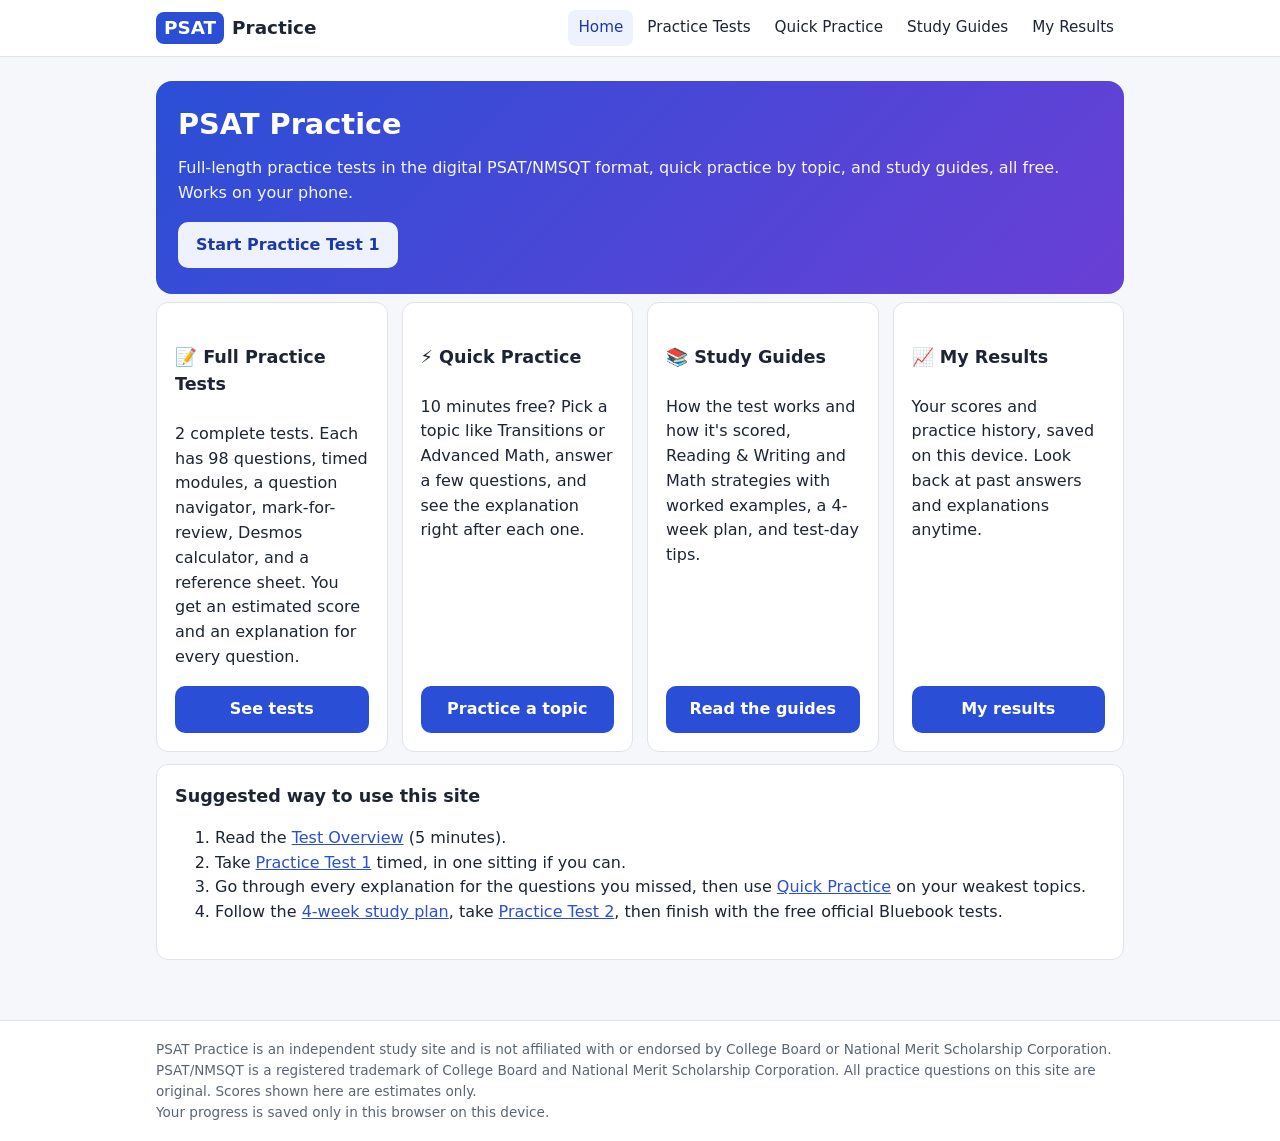
<file: index.html>
<!doctype html><html lang="en"><head><meta charset="utf-8"><meta name="viewport" content="width=device-width,initial-scale=1">
<title>PSAT Practice</title><meta name="description" content="Free PSAT/NMSQT practice tests, quick topic practice, and study guides."><link rel="stylesheet" href="assets/style.css"><link rel="icon" href="assets/favicon.svg"></head><body>
<div class="wrap"><main>
<div class="hero"><h1>PSAT Practice</h1><p>Full-length practice tests in the digital PSAT/NMSQT format, quick practice by topic, and study guides, all free. Works on your phone.</p>
<a class="btn secondary" href="test.html?t=1">Start Practice Test 1</a></div>
<div id="resume"></div>
<div class="grid">
 <div class="card"><h3>📝 Full Practice Tests</h3><p>2 complete tests. Each has 98 questions, timed modules, a question navigator, mark-for-review, Desmos calculator, and a reference sheet. You get an estimated score and an explanation for every question.</p><a class="btn" href="tests.html">See tests</a></div>
 <div class="card"><h3>⚡ Quick Practice</h3><p>10 minutes free? Pick a topic like Transitions or Advanced Math, answer a few questions, and see the explanation right after each one.</p><a class="btn" href="practice.html">Practice a topic</a></div>
 <div class="card"><h3>📚 Study Guides</h3><p>How the test works and how it's scored, Reading &amp; Writing and Math strategies with worked examples, a 4-week plan, and test-day tips.</p><a class="btn" href="guides.html">Read the guides</a></div>
 <div class="card"><h3>📈 My Results</h3><p>Your scores and practice history, saved on this device. Look back at past answers and explanations anytime.</p><a class="btn" href="results.html">My results</a></div>
</div>
<div class="card"><h3 style="margin-top:0">Suggested way to use this site</h3><ol>
<li>Read the <a href="guide-overview.html">Test Overview</a> (5 minutes).</li>
<li>Take <a href="test.html?t=1">Practice Test 1</a> timed, in one sitting if you can.</li>
<li>Go through every explanation for the questions you missed, then use <a href="practice.html">Quick Practice</a> on your weakest topics.</li>
<li>Follow the <a href="study-plan.html">4-week study plan</a>, take <a href="test.html?t=2">Practice Test 2</a>, then finish with the free official Bluebook tests.</li></ol></div>
</main></div>
<script src="assets/common.js"></script><script src="assets/questions.js"></script><script>
(function(){const r=document.getElementById('resume');let h='';
[1,2].forEach(t=>{const p=PSAT.load('psat.progress.t'+t,null);if(p)h+=`<div class="tip">You have Practice Test ${t} in progress. <a class="btn small" href="test.html?t=${t}">Resume Test ${t}</a></div>`});
r.innerHTML=h})();</script><script>PSAT.header("index.html");PSAT.footer();</script></body></html>
</file>
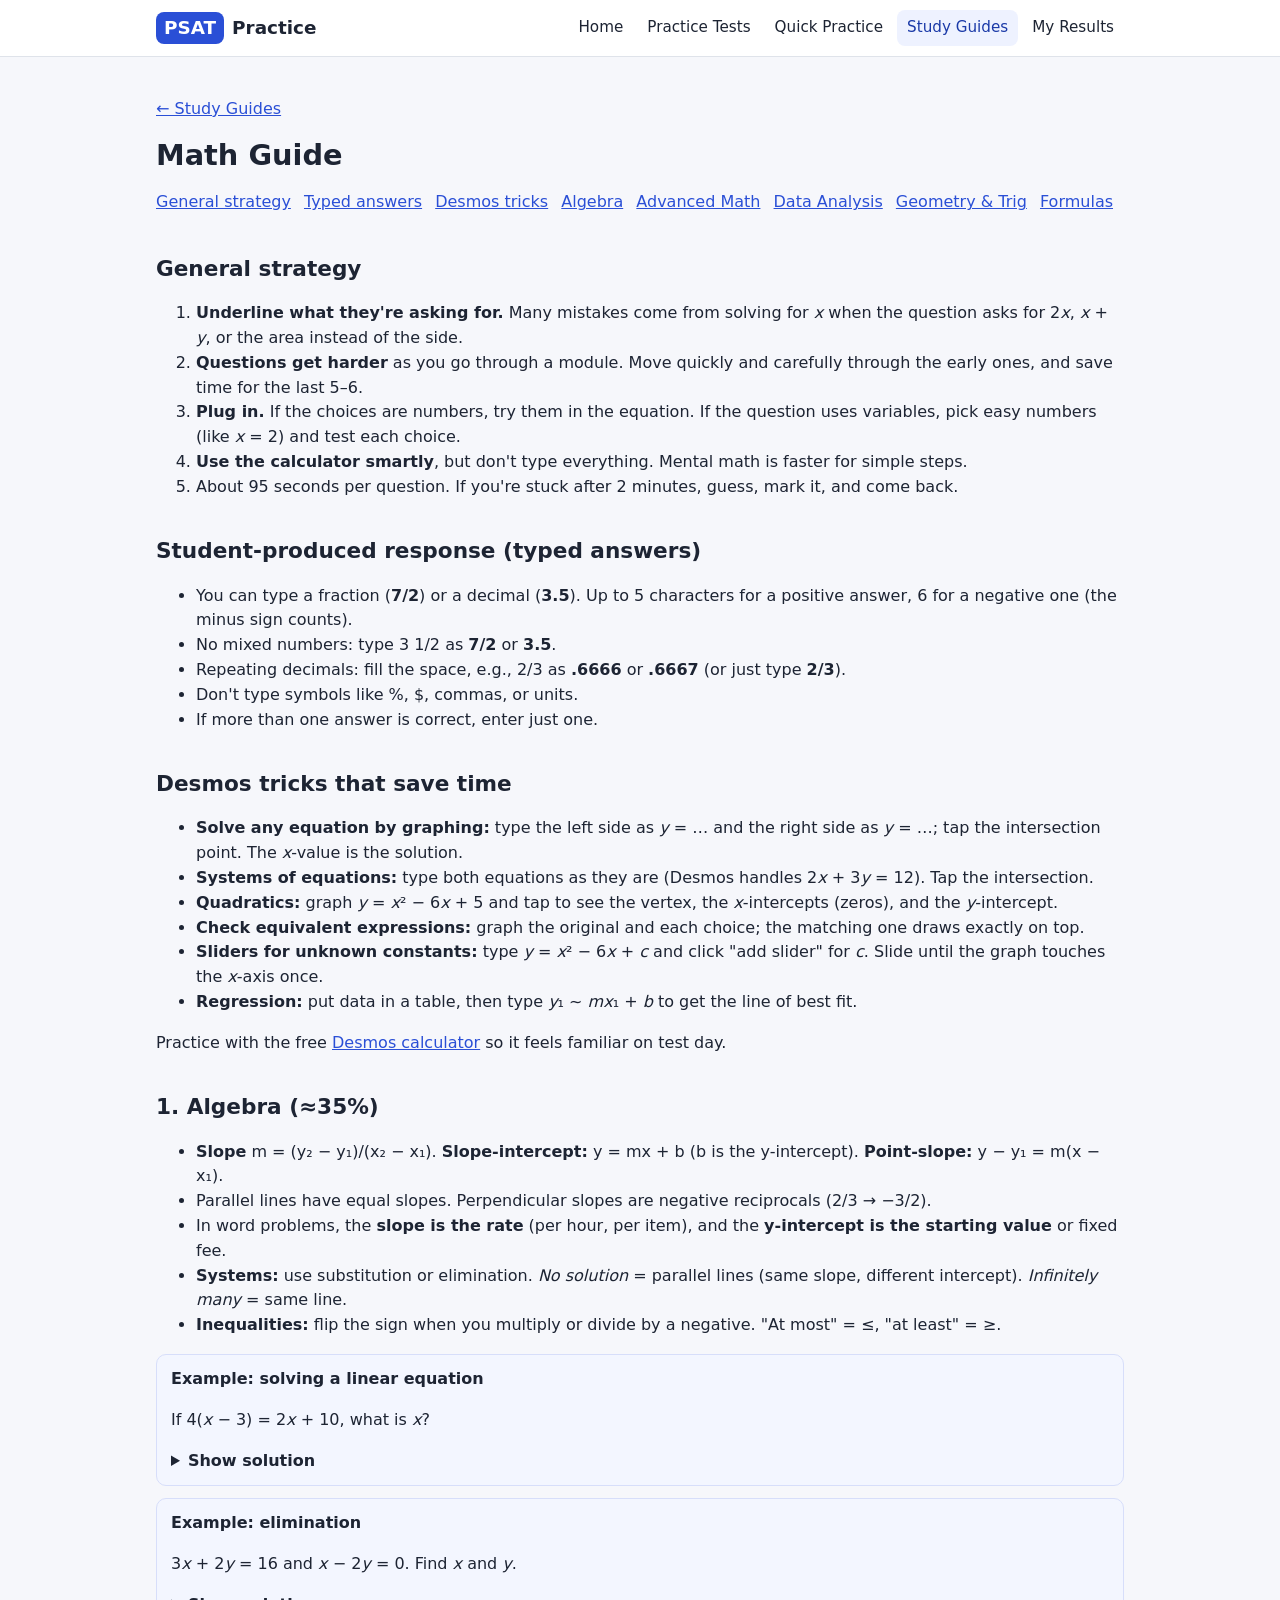
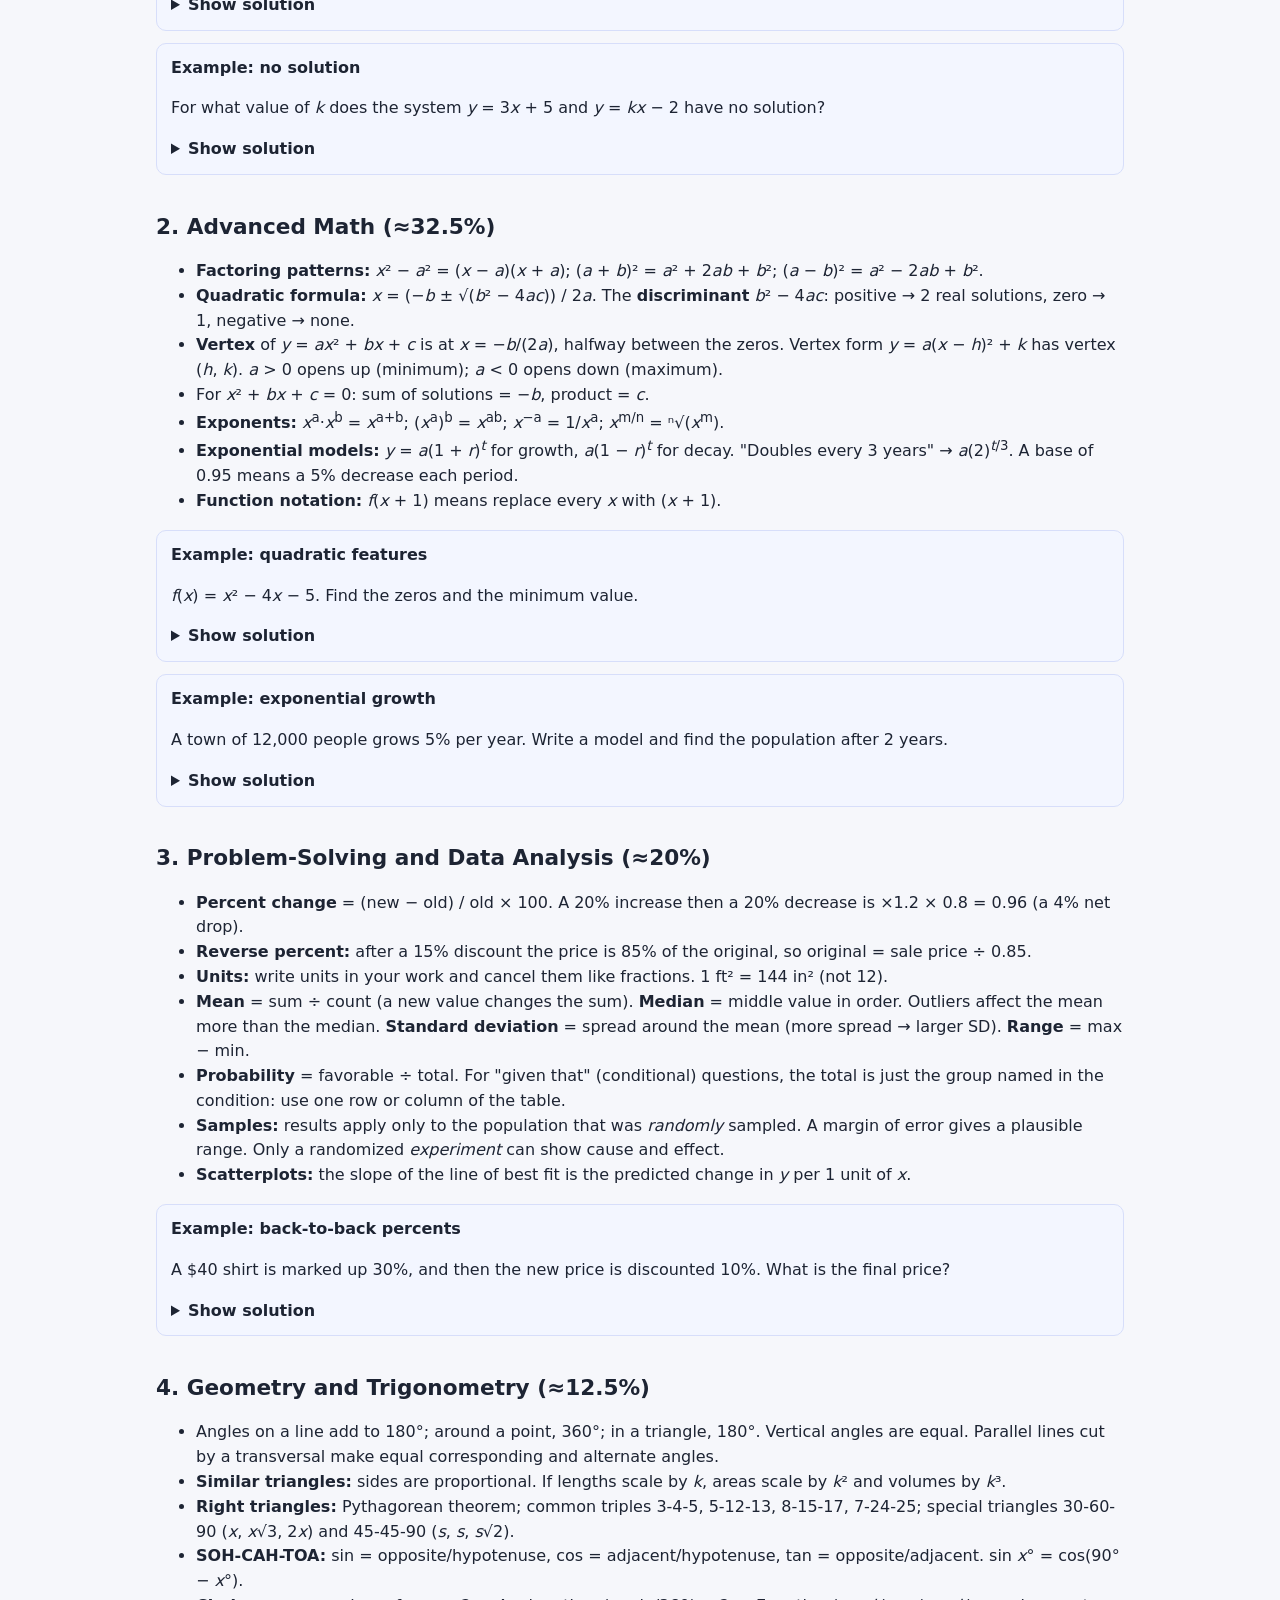
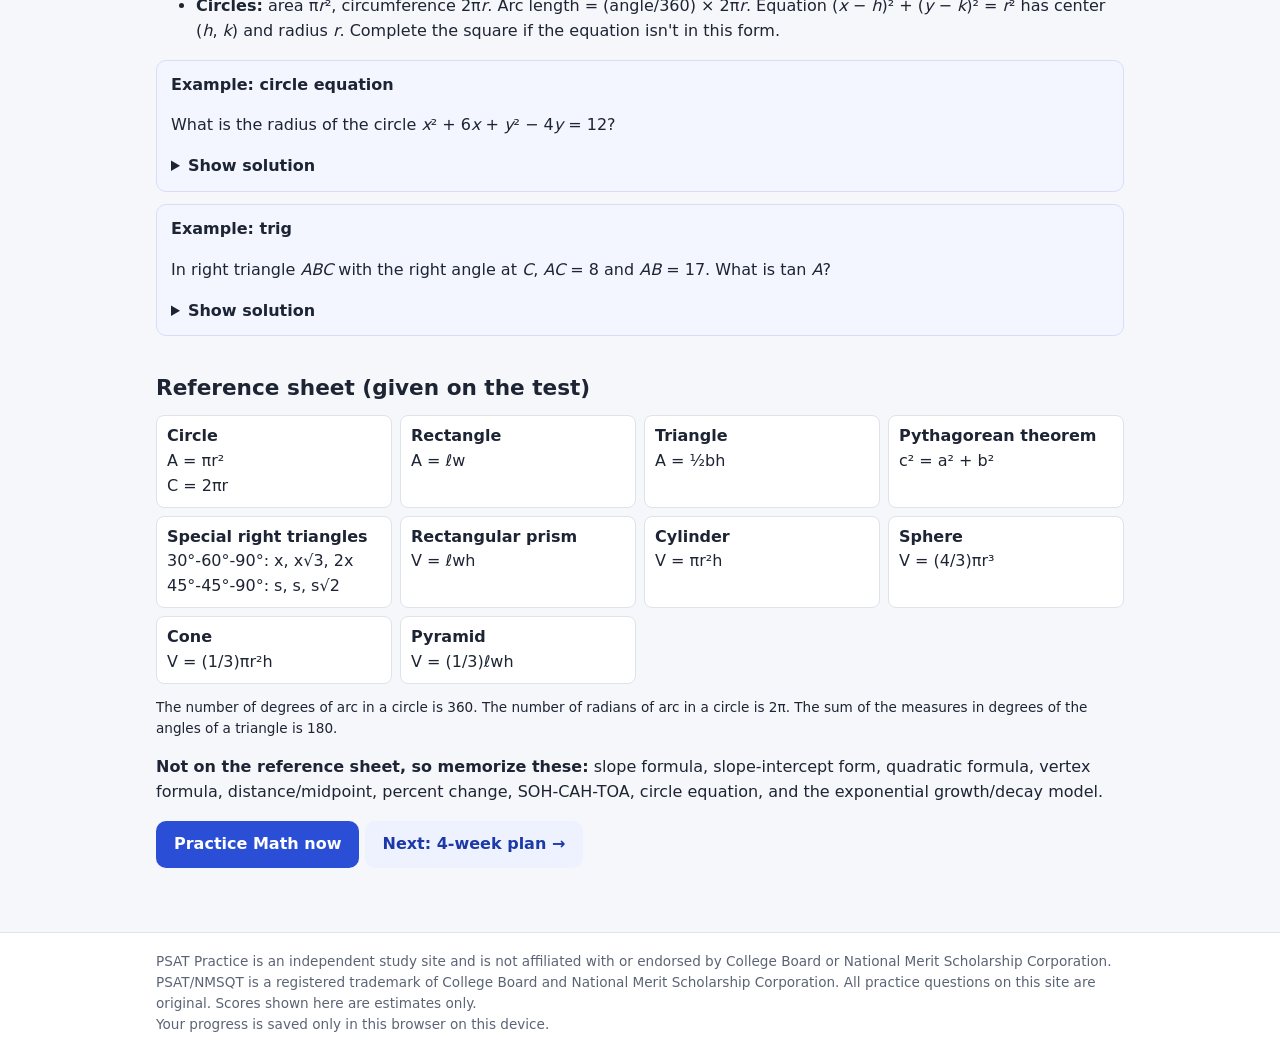
<file: guide-math.html>
<!doctype html><html lang="en"><head><meta charset="utf-8"><meta name="viewport" content="width=device-width,initial-scale=1">
<title>Math Guide · PSAT Practice</title><meta name="description" content="Free PSAT/NMSQT practice tests, quick topic practice, and study guides."><link rel="stylesheet" href="assets/style.css"><link rel="icon" href="assets/favicon.svg"></head><body>
<div class="wrap"><main>
<p><a href="guides.html">← Study Guides</a></p><h1>Math Guide</h1>
<p class="toc"><a href="#gen">General strategy</a> <a href="#spr">Typed answers</a> <a href="#desmos">Desmos tricks</a> <a href="#alg">Algebra</a> <a href="#adv">Advanced Math</a> <a href="#psda">Data Analysis</a> <a href="#geo">Geometry &amp; Trig</a> <a href="#formulas">Formulas</a></p>
<h2 id="gen">General strategy</h2><ol>
<li><b>Underline what they're asking for.</b> Many mistakes come from solving for <i>x</i> when the question asks for 2<i>x</i>, <i>x</i> + <i>y</i>, or the area instead of the side.</li>
<li><b>Questions get harder</b> as you go through a module. Move quickly and carefully through the early ones, and save time for the last 5–6.</li>
<li><b>Plug in.</b> If the choices are numbers, try them in the equation. If the question uses variables, pick easy numbers (like <i>x</i> = 2) and test each choice.</li>
<li><b>Use the calculator smartly</b>, but don't type everything. Mental math is faster for simple steps.</li>
<li>About 95 seconds per question. If you're stuck after 2 minutes, guess, mark it, and come back.</li></ol>
<h2 id="spr">Student-produced response (typed answers)</h2><ul>
<li>You can type a fraction (<b>7/2</b>) or a decimal (<b>3.5</b>). Up to 5 characters for a positive answer, 6 for a negative one (the minus sign counts).</li>
<li>No mixed numbers: type 3 1/2 as <b>7/2</b> or <b>3.5</b>.</li>
<li>Repeating decimals: fill the space, e.g., 2/3 as <b>.6666</b> or <b>.6667</b> (or just type <b>2/3</b>).</li>
<li>Don't type symbols like %, $, commas, or units.</li>
<li>If more than one answer is correct, enter just one.</li></ul>
<h2 id="desmos">Desmos tricks that save time</h2><ul>
<li><b>Solve any equation by graphing:</b> type the left side as <i>y</i> = … and the right side as <i>y</i> = …; tap the intersection point. The <i>x</i>-value is the solution.</li>
<li><b>Systems of equations:</b> type both equations as they are (Desmos handles 2<i>x</i> + 3<i>y</i> = 12). Tap the intersection.</li>
<li><b>Quadratics:</b> graph <i>y</i> = <i>x</i>² − 6<i>x</i> + 5 and tap to see the vertex, the <i>x</i>-intercepts (zeros), and the <i>y</i>-intercept.</li>
<li><b>Check equivalent expressions:</b> graph the original and each choice; the matching one draws exactly on top.</li>
<li><b>Sliders for unknown constants:</b> type <i>y</i> = <i>x</i>² − 6<i>x</i> + <i>c</i> and click "add slider" for <i>c</i>. Slide until the graph touches the <i>x</i>-axis once.</li>
<li><b>Regression:</b> put data in a table, then type <i>y</i>₁ ~ <i>m</i><i>x</i>₁ + <i>b</i> to get the line of best fit.</li></ul>
<p>Practice with the free <a href="https://www.desmos.com/calculator" target="_blank" rel="noopener">Desmos calculator</a> so it feels familiar on test day.</p>

<h2 id="alg">1. Algebra (≈35%)</h2>
<ul><li><b>Slope</b> m = (y₂ − y₁)/(x₂ − x₁). <b>Slope-intercept:</b> y = mx + b (b is the y-intercept). <b>Point-slope:</b> y − y₁ = m(x − x₁).</li>
<li>Parallel lines have equal slopes. Perpendicular slopes are negative reciprocals (2/3 → −3/2).</li>
<li>In word problems, the <b>slope is the rate</b> (per hour, per item), and the <b>y-intercept is the starting value</b> or fixed fee.</li>
<li><b>Systems:</b> use substitution or elimination. <i>No solution</i> = parallel lines (same slope, different intercept). <i>Infinitely many</i> = same line.</li>
<li><b>Inequalities:</b> flip the sign when you multiply or divide by a negative. "At most" = ≤, "at least" = ≥.</li></ul>
<div class="ex"><b class="q">Example: solving a linear equation</b><p>If 4(<i>x</i> − 3) = 2<i>x</i> + 10, what is <i>x</i>?</p><details><summary><b>Show solution</b></summary><p>Distribute: 4<i>x</i> − 12 = 2<i>x</i> + 10. Subtract 2<i>x</i>: 2<i>x</i> − 12 = 10. Add 12: 2<i>x</i> = 22. <b><i>x</i> = 11</b>. Check: 4(8) = 32 and 2(11) + 10 = 32 ✓.</p></details></div>
<div class="ex"><b class="q">Example: elimination</b><p>3<i>x</i> + 2<i>y</i> = 16 and <i>x</i> − 2<i>y</i> = 0. Find <i>x</i> and <i>y</i>.</p><details><summary><b>Show solution</b></summary><p>Add the equations; the <i>y</i> terms cancel: 4<i>x</i> = 16, so <b><i>x</i> = 4</b>. Then 4 − 2<i>y</i> = 0, so <b><i>y</i> = 2</b>. Check: 3(4) + 2(2) = 16 ✓.</p></details></div>
<div class="ex"><b class="q">Example: no solution</b><p>For what value of <i>k</i> does the system <i>y</i> = 3<i>x</i> + 5 and <i>y</i> = <i>kx</i> − 2 have no solution?</p><details><summary><b>Show solution</b></summary><p>No solution means parallel lines: same slope, different intercepts. The intercepts (5 and −2) already differ, so <b><i>k</i> = 3</b>.</p></details></div>

<h2 id="adv">2. Advanced Math (≈32.5%)</h2>
<ul><li><b>Factoring patterns:</b> <i>x</i>² − <i>a</i>² = (<i>x</i> − <i>a</i>)(<i>x</i> + <i>a</i>); (<i>a</i> + <i>b</i>)² = <i>a</i>² + 2<i>ab</i> + <i>b</i>²; (<i>a</i> − <i>b</i>)² = <i>a</i>² − 2<i>ab</i> + <i>b</i>².</li>
<li><b>Quadratic formula:</b> <i>x</i> = (−<i>b</i> ± √(<i>b</i>² − 4<i>ac</i>)) / 2<i>a</i>. The <b>discriminant</b> <i>b</i>² − 4<i>ac</i>: positive → 2 real solutions, zero → 1, negative → none.</li>
<li><b>Vertex</b> of <i>y</i> = <i>ax</i>² + <i>bx</i> + <i>c</i> is at <i>x</i> = −<i>b</i>/(2<i>a</i>), halfway between the zeros. Vertex form <i>y</i> = <i>a</i>(<i>x</i> − <i>h</i>)² + <i>k</i> has vertex (<i>h</i>, <i>k</i>). <i>a</i> &gt; 0 opens up (minimum); <i>a</i> &lt; 0 opens down (maximum).</li>
<li>For <i>x</i>² + <i>bx</i> + <i>c</i> = 0: sum of solutions = −<i>b</i>, product = <i>c</i>.</li>
<li><b>Exponents:</b> <i>x</i><sup>a</sup>·<i>x</i><sup>b</sup> = <i>x</i><sup>a+b</sup>; (<i>x</i><sup>a</sup>)<sup>b</sup> = <i>x</i><sup>ab</sup>; <i>x</i><sup>−a</sup> = 1/<i>x</i><sup>a</sup>; <i>x</i><sup>m/n</sup> = ⁿ√(<i>x</i><sup>m</sup>).</li>
<li><b>Exponential models:</b> <i>y</i> = <i>a</i>(1 + <i>r</i>)<sup><i>t</i></sup> for growth, <i>a</i>(1 − <i>r</i>)<sup><i>t</i></sup> for decay. "Doubles every 3 years" → <i>a</i>(2)<sup><i>t</i>/3</sup>. A base of 0.95 means a 5% decrease each period.</li>
<li><b>Function notation:</b> <i>f</i>(<i>x</i> + 1) means replace every <i>x</i> with (<i>x</i> + 1).</li></ul>
<div class="ex"><b class="q">Example: quadratic features</b><p><i>f</i>(<i>x</i>) = <i>x</i>² − 4<i>x</i> − 5. Find the zeros and the minimum value.</p><details><summary><b>Show solution</b></summary><p>Factor: (<i>x</i> − 5)(<i>x</i> + 1), so the zeros are <b>5 and −1</b>. The vertex is halfway between: <i>x</i> = 2. <i>f</i>(2) = 4 − 8 − 5 = <b>−9</b>, the minimum (the parabola opens up because <i>a</i> = 1 &gt; 0).</p></details></div>
<div class="ex"><b class="q">Example: exponential growth</b><p>A town of 12,000 people grows 5% per year. Write a model and find the population after 2 years.</p><details><summary><b>Show solution</b></summary><p><i>P</i>(<i>t</i>) = 12,000(1.05)<sup><i>t</i></sup>. <i>P</i>(2) = 12,000 × 1.1025 = <b>13,230</b>.</p></details></div>

<h2 id="psda">3. Problem-Solving and Data Analysis (≈20%)</h2>
<ul><li><b>Percent change</b> = (new − old) / old × 100. A 20% increase then a 20% decrease is ×1.2 × 0.8 = 0.96 (a 4% net drop).</li>
<li><b>Reverse percent:</b> after a 15% discount the price is 85% of the original, so original = sale price ÷ 0.85.</li>
<li><b>Units:</b> write units in your work and cancel them like fractions. 1 ft² = 144 in² (not 12).</li>
<li><b>Mean</b> = sum ÷ count (a new value changes the sum). <b>Median</b> = middle value in order. Outliers affect the mean more than the median. <b>Standard deviation</b> = spread around the mean (more spread → larger SD). <b>Range</b> = max − min.</li>
<li><b>Probability</b> = favorable ÷ total. For "given that" (conditional) questions, the total is just the group named in the condition: use one row or column of the table.</li>
<li><b>Samples:</b> results apply only to the population that was <i>randomly</i> sampled. A margin of error gives a plausible range. Only a randomized <i>experiment</i> can show cause and effect.</li>
<li><b>Scatterplots:</b> the slope of the line of best fit is the predicted change in <i>y</i> per 1 unit of <i>x</i>.</li></ul>
<div class="ex"><b class="q">Example: back-to-back percents</b><p>A $40 shirt is marked up 30%, and then the new price is discounted 10%. What is the final price?</p><details><summary><b>Show solution</b></summary><p>$40 × 1.30 × 0.90 = <b>$46.80</b>. (Not 40 × 1.20 = $48. Percent changes multiply, they don't add.)</p></details></div>

<h2 id="geo">4. Geometry and Trigonometry (≈12.5%)</h2>
<ul><li>Angles on a line add to 180°; around a point, 360°; in a triangle, 180°. Vertical angles are equal. Parallel lines cut by a transversal make equal corresponding and alternate angles.</li>
<li><b>Similar triangles:</b> sides are proportional. If lengths scale by <i>k</i>, areas scale by <i>k</i>² and volumes by <i>k</i>³.</li>
<li><b>Right triangles:</b> Pythagorean theorem; common triples 3-4-5, 5-12-13, 8-15-17, 7-24-25; special triangles 30-60-90 (<i>x</i>, <i>x</i>√3, 2<i>x</i>) and 45-45-90 (<i>s</i>, <i>s</i>, <i>s</i>√2).</li>
<li><b>SOH-CAH-TOA:</b> sin = opposite/hypotenuse, cos = adjacent/hypotenuse, tan = opposite/adjacent. sin <i>x</i>° = cos(90° − <i>x</i>°).</li>
<li><b>Circles:</b> area π<i>r</i>², circumference 2π<i>r</i>. Arc length = (angle/360) × 2π<i>r</i>. Equation (<i>x</i> − <i>h</i>)² + (<i>y</i> − <i>k</i>)² = <i>r</i>² has center (<i>h</i>, <i>k</i>) and radius <i>r</i>. Complete the square if the equation isn't in this form.</li></ul>
<div class="ex"><b class="q">Example: circle equation</b><p>What is the radius of the circle <i>x</i>² + 6<i>x</i> + <i>y</i>² − 4<i>y</i> = 12?</p><details><summary><b>Show solution</b></summary><p>Complete the square: (<i>x</i>² + 6<i>x</i> + 9) + (<i>y</i>² − 4<i>y</i> + 4) = 12 + 9 + 4, so (<i>x</i> + 3)² + (<i>y</i> − 2)² = 25. Center (−3, 2), radius <b>5</b>.</p></details></div>
<div class="ex"><b class="q">Example: trig</b><p>In right triangle <i>ABC</i> with the right angle at <i>C</i>, <i>AC</i> = 8 and <i>AB</i> = 17. What is tan <i>A</i>?</p><details><summary><b>Show solution</b></summary><p><i>BC</i> = √(17² − 8²) = √225 = 15. tan <i>A</i> = opposite/adjacent = <i>BC</i>/<i>AC</i> = <b>15/8</b>.</p></details></div>
<h2 id="formulas">Reference sheet (given on the test)</h2>
<div id="refsheet"></div>
<p><b>Not on the reference sheet, so memorize these:</b> slope formula, slope-intercept form, quadratic formula, vertex formula, distance/midpoint, percent change, SOH-CAH-TOA, circle equation, and the exponential growth/decay model.</p>
<p><a class="btn" href="practice.html">Practice Math now</a> <a class="btn secondary" href="study-plan.html">Next: 4-week plan →</a></p></main></div>
<script src="assets/common.js"></script><script>document.getElementById("refsheet").innerHTML=PSAT.REFERENCE</script><script>PSAT.header("guides.html");PSAT.footer();</script></body></html>
</file>
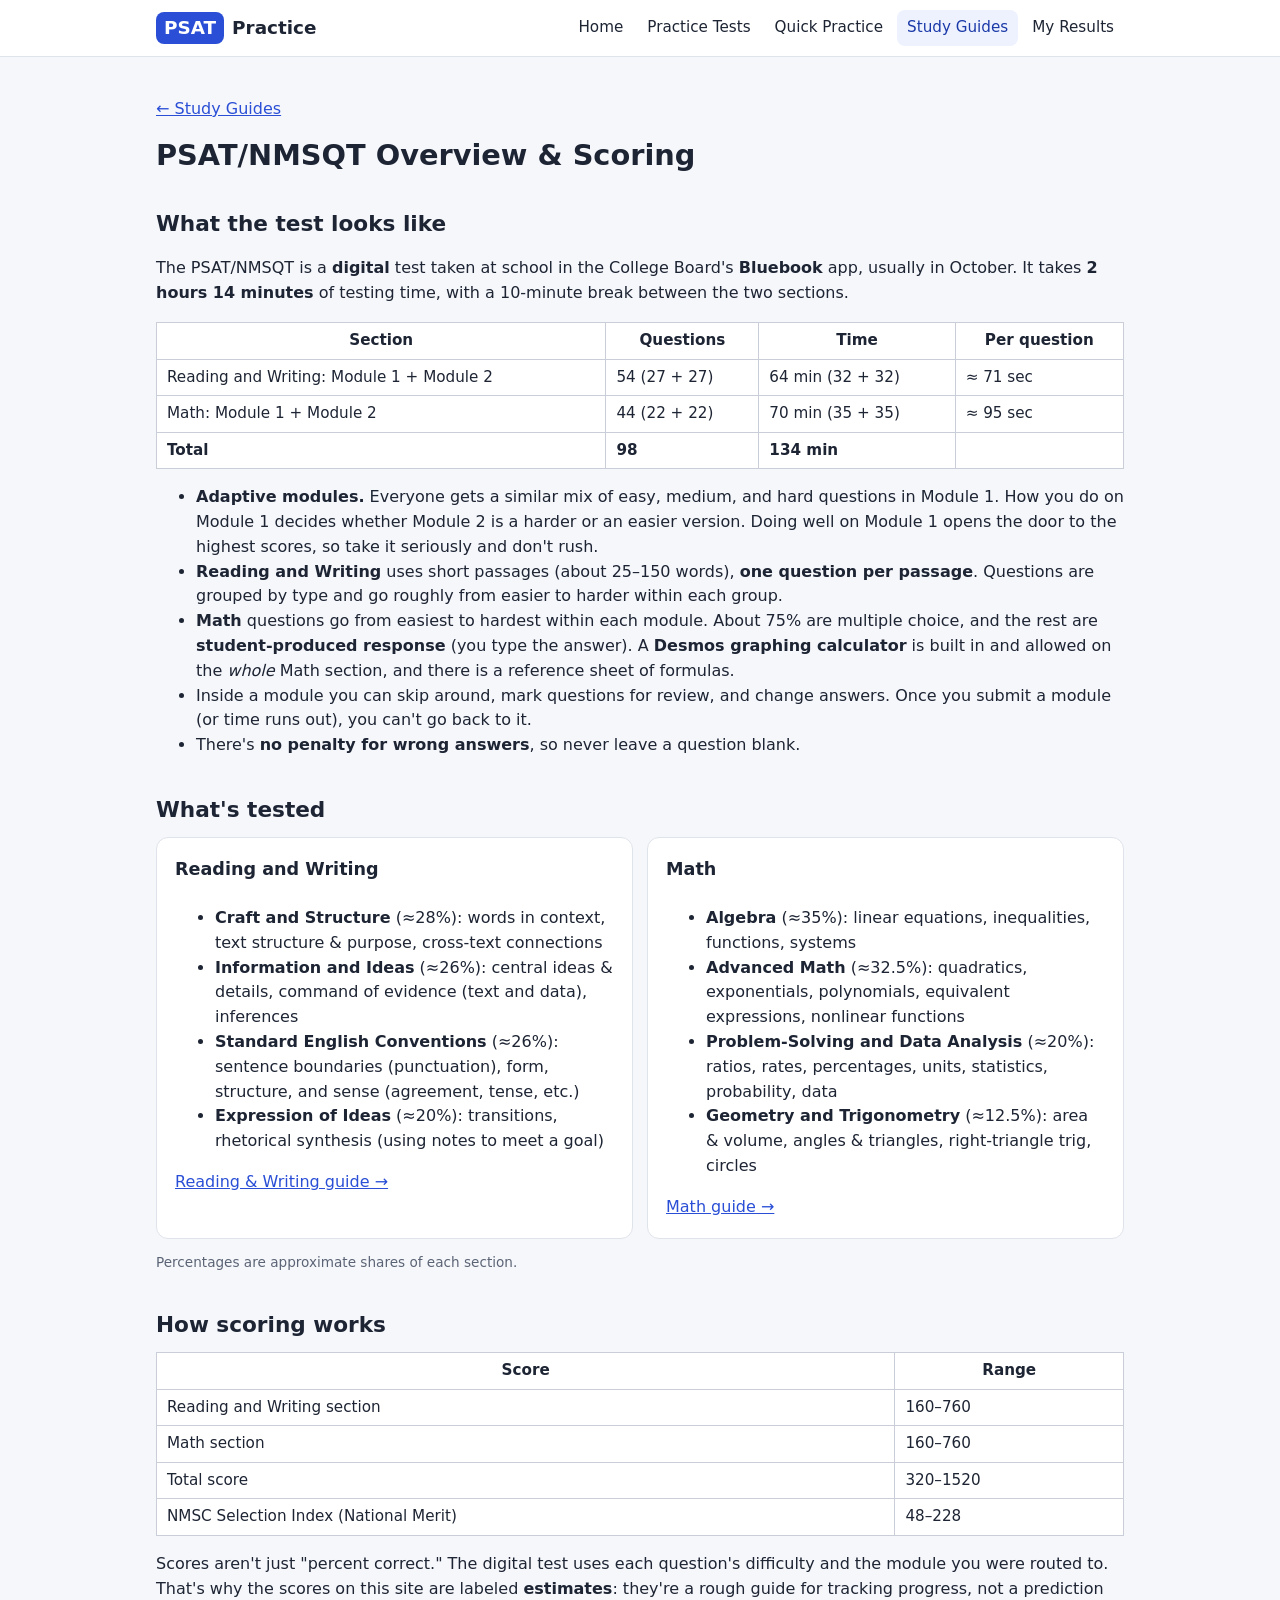
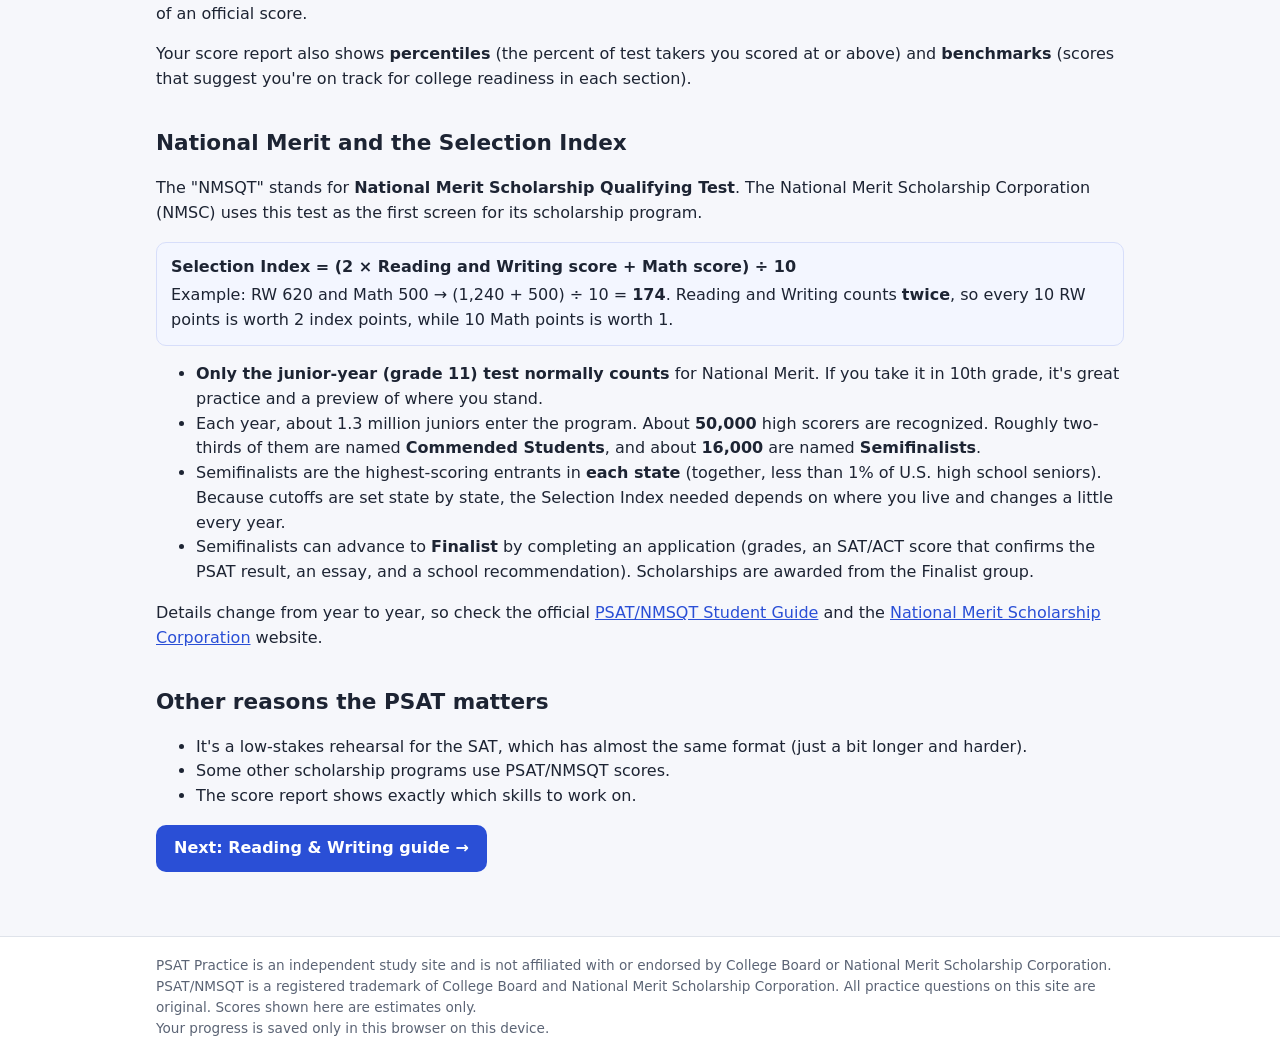
<file: guide-overview.html>
<!doctype html><html lang="en"><head><meta charset="utf-8"><meta name="viewport" content="width=device-width,initial-scale=1">
<title>Test Overview & Scoring · PSAT Practice</title><meta name="description" content="Free PSAT/NMSQT practice tests, quick topic practice, and study guides."><link rel="stylesheet" href="assets/style.css"><link rel="icon" href="assets/favicon.svg"></head><body>
<div class="wrap"><main>
<p><a href="guides.html">← Study Guides</a></p><h1>PSAT/NMSQT Overview &amp; Scoring</h1>
<h2>What the test looks like</h2>
<p>The PSAT/NMSQT is a <b>digital</b> test taken at school in the College Board's <b>Bluebook</b> app, usually in October. It takes <b>2 hours 14 minutes</b> of testing time, with a 10-minute break between the two sections.</p>
<table class="std"><tr><th>Section</th><th>Questions</th><th>Time</th><th>Per question</th></tr>
<tr><td>Reading and Writing: Module 1 + Module 2</td><td>54 (27 + 27)</td><td>64 min (32 + 32)</td><td>≈ 71 sec</td></tr>
<tr><td>Math: Module 1 + Module 2</td><td>44 (22 + 22)</td><td>70 min (35 + 35)</td><td>≈ 95 sec</td></tr>
<tr><td><b>Total</b></td><td><b>98</b></td><td><b>134 min</b></td><td></td></tr></table>
<ul>
<li><b>Adaptive modules.</b> Everyone gets a similar mix of easy, medium, and hard questions in Module 1. How you do on Module 1 decides whether Module 2 is a harder or an easier version. Doing well on Module 1 opens the door to the highest scores, so take it seriously and don't rush.</li>
<li><b>Reading and Writing</b> uses short passages (about 25–150 words), <b>one question per passage</b>. Questions are grouped by type and go roughly from easier to harder within each group.</li>
<li><b>Math</b> questions go from easiest to hardest within each module. About 75% are multiple choice, and the rest are <b>student-produced response</b> (you type the answer). A <b>Desmos graphing calculator</b> is built in and allowed on the <i>whole</i> Math section, and there is a reference sheet of formulas.</li>
<li>Inside a module you can skip around, mark questions for review, and change answers. Once you submit a module (or time runs out), you can't go back to it.</li>
<li>There's <b>no penalty for wrong answers</b>, so never leave a question blank.</li></ul>
<h2>What's tested</h2>
<div class="grid"><div class="card"><h3 style="margin-top:0">Reading and Writing</h3><ul>
<li><b>Craft and Structure</b> (≈28%): words in context, text structure &amp; purpose, cross-text connections</li>
<li><b>Information and Ideas</b> (≈26%): central ideas &amp; details, command of evidence (text and data), inferences</li>
<li><b>Standard English Conventions</b> (≈26%): sentence boundaries (punctuation), form, structure, and sense (agreement, tense, etc.)</li>
<li><b>Expression of Ideas</b> (≈20%): transitions, rhetorical synthesis (using notes to meet a goal)</li></ul><a href="guide-rw.html">Reading &amp; Writing guide →</a></div>
<div class="card"><h3 style="margin-top:0">Math</h3><ul>
<li><b>Algebra</b> (≈35%): linear equations, inequalities, functions, systems</li>
<li><b>Advanced Math</b> (≈32.5%): quadratics, exponentials, polynomials, equivalent expressions, nonlinear functions</li>
<li><b>Problem-Solving and Data Analysis</b> (≈20%): ratios, rates, percentages, units, statistics, probability, data</li>
<li><b>Geometry and Trigonometry</b> (≈12.5%): area &amp; volume, angles &amp; triangles, right-triangle trig, circles</li></ul><a href="guide-math.html">Math guide →</a></div></div>
<p class="tiny muted">Percentages are approximate shares of each section.</p>
<h2>How scoring works</h2>
<table class="std"><tr><th>Score</th><th>Range</th></tr>
<tr><td>Reading and Writing section</td><td>160–760</td></tr><tr><td>Math section</td><td>160–760</td></tr>
<tr><td>Total score</td><td>320–1520</td></tr><tr><td>NMSC Selection Index (National Merit)</td><td>48–228</td></tr></table>
<p>Scores aren't just "percent correct." The digital test uses each question's difficulty and the module you were routed to. That's why the scores on this site are labeled <b>estimates</b>: they're a rough guide for tracking progress, not a prediction of an official score.</p>
<p>Your score report also shows <b>percentiles</b> (the percent of test takers you scored at or above) and <b>benchmarks</b> (scores that suggest you're on track for college readiness in each section).</p>
<h2>National Merit and the Selection Index</h2>
<p>The "NMSQT" stands for <b>National Merit Scholarship Qualifying Test</b>. The National Merit Scholarship Corporation (NMSC) uses this test as the first screen for its scholarship program.</p>
<div class="ex"><b class="q">Selection Index = (2 × Reading and Writing score + Math score) ÷ 10</b>
Example: RW 620 and Math 500 → (1,240 + 500) ÷ 10 = <b>174</b>. Reading and Writing counts <b>twice</b>, so every 10 RW points is worth 2 index points, while 10 Math points is worth 1.</div>
<ul>
<li><b>Only the junior-year (grade 11) test normally counts</b> for National Merit. If you take it in 10th grade, it's great practice and a preview of where you stand.</li>
<li>Each year, about 1.3 million juniors enter the program. About <b>50,000</b> high scorers are recognized. Roughly two-thirds of them are named <b>Commended Students</b>, and about <b>16,000</b> are named <b>Semifinalists</b>.</li>
<li>Semifinalists are the highest-scoring entrants in <b>each state</b> (together, less than 1% of U.S. high school seniors). Because cutoffs are set state by state, the Selection Index needed depends on where you live and changes a little every year.</li>
<li>Semifinalists can advance to <b>Finalist</b> by completing an application (grades, an SAT/ACT score that confirms the PSAT result, an essay, and a school recommendation). Scholarships are awarded from the Finalist group.</li></ul>
<p>Details change from year to year, so check the official <a href="https://satsuite.collegeboard.org/media/pdf/psat-nmsqt-student-guide.pdf" target="_blank" rel="noopener">PSAT/NMSQT Student Guide</a> and the <a href="https://www.nationalmerit.org/" target="_blank" rel="noopener">National Merit Scholarship Corporation</a> website.</p>
<h2>Other reasons the PSAT matters</h2>
<ul><li>It's a low-stakes rehearsal for the SAT, which has almost the same format (just a bit longer and harder).</li>
<li>Some other scholarship programs use PSAT/NMSQT scores.</li>
<li>The score report shows exactly which skills to work on.</li></ul>
<p><a class="btn" href="guide-rw.html">Next: Reading &amp; Writing guide →</a></p></main></div>
<script src="assets/common.js"></script><script>PSAT.header("guides.html");PSAT.footer();</script></body></html>
</file>
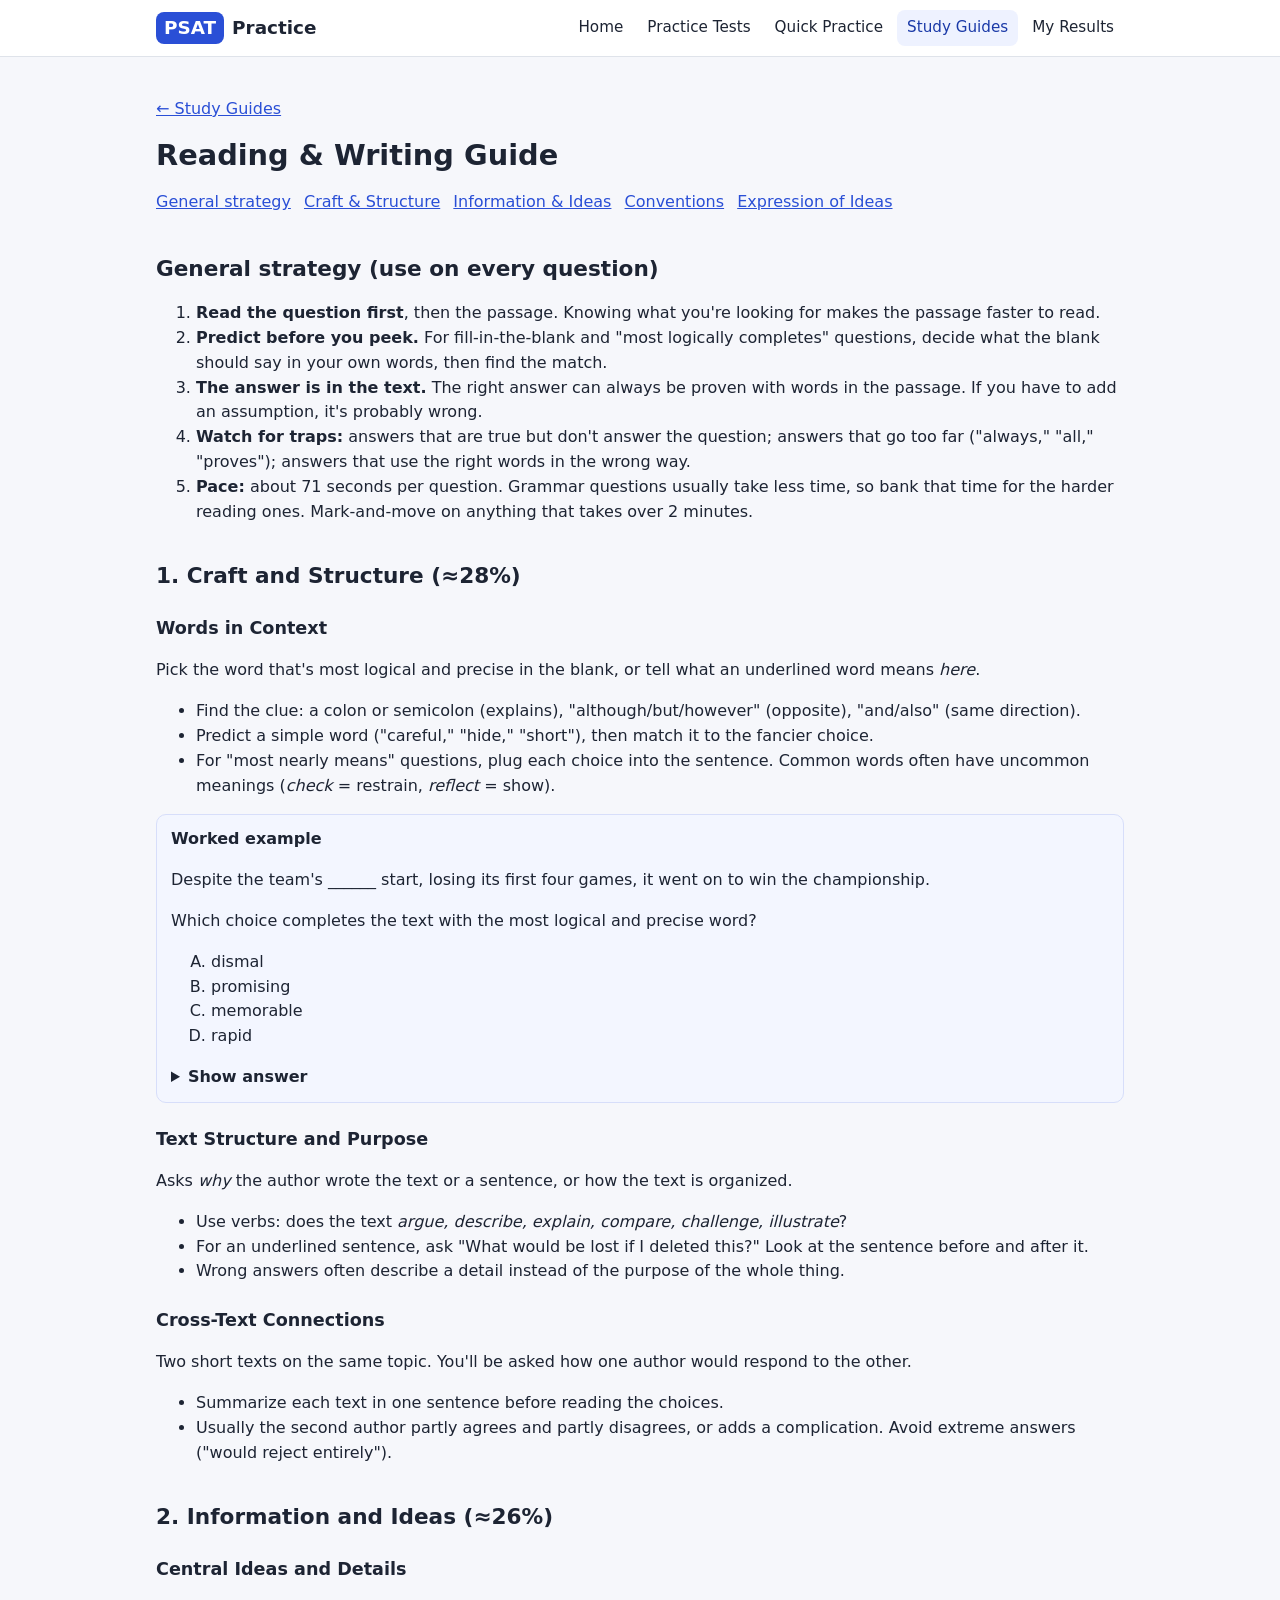
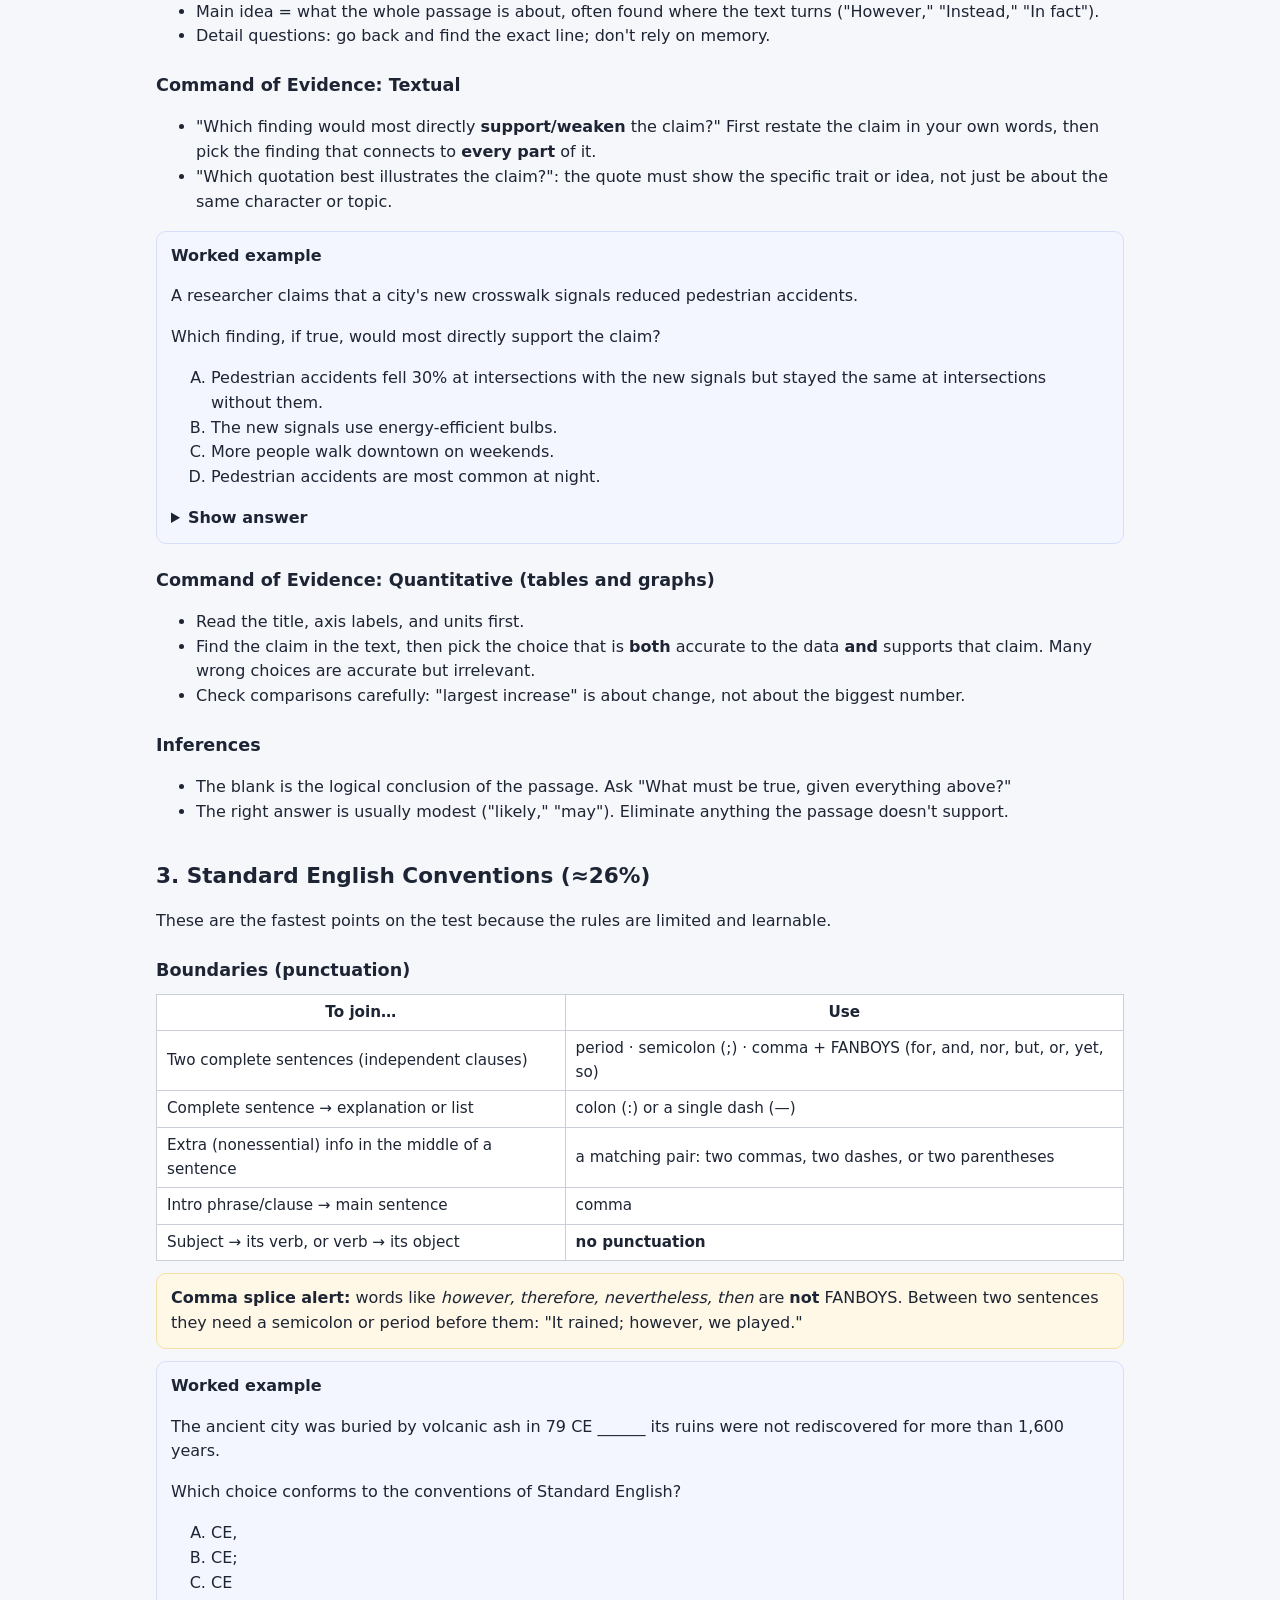
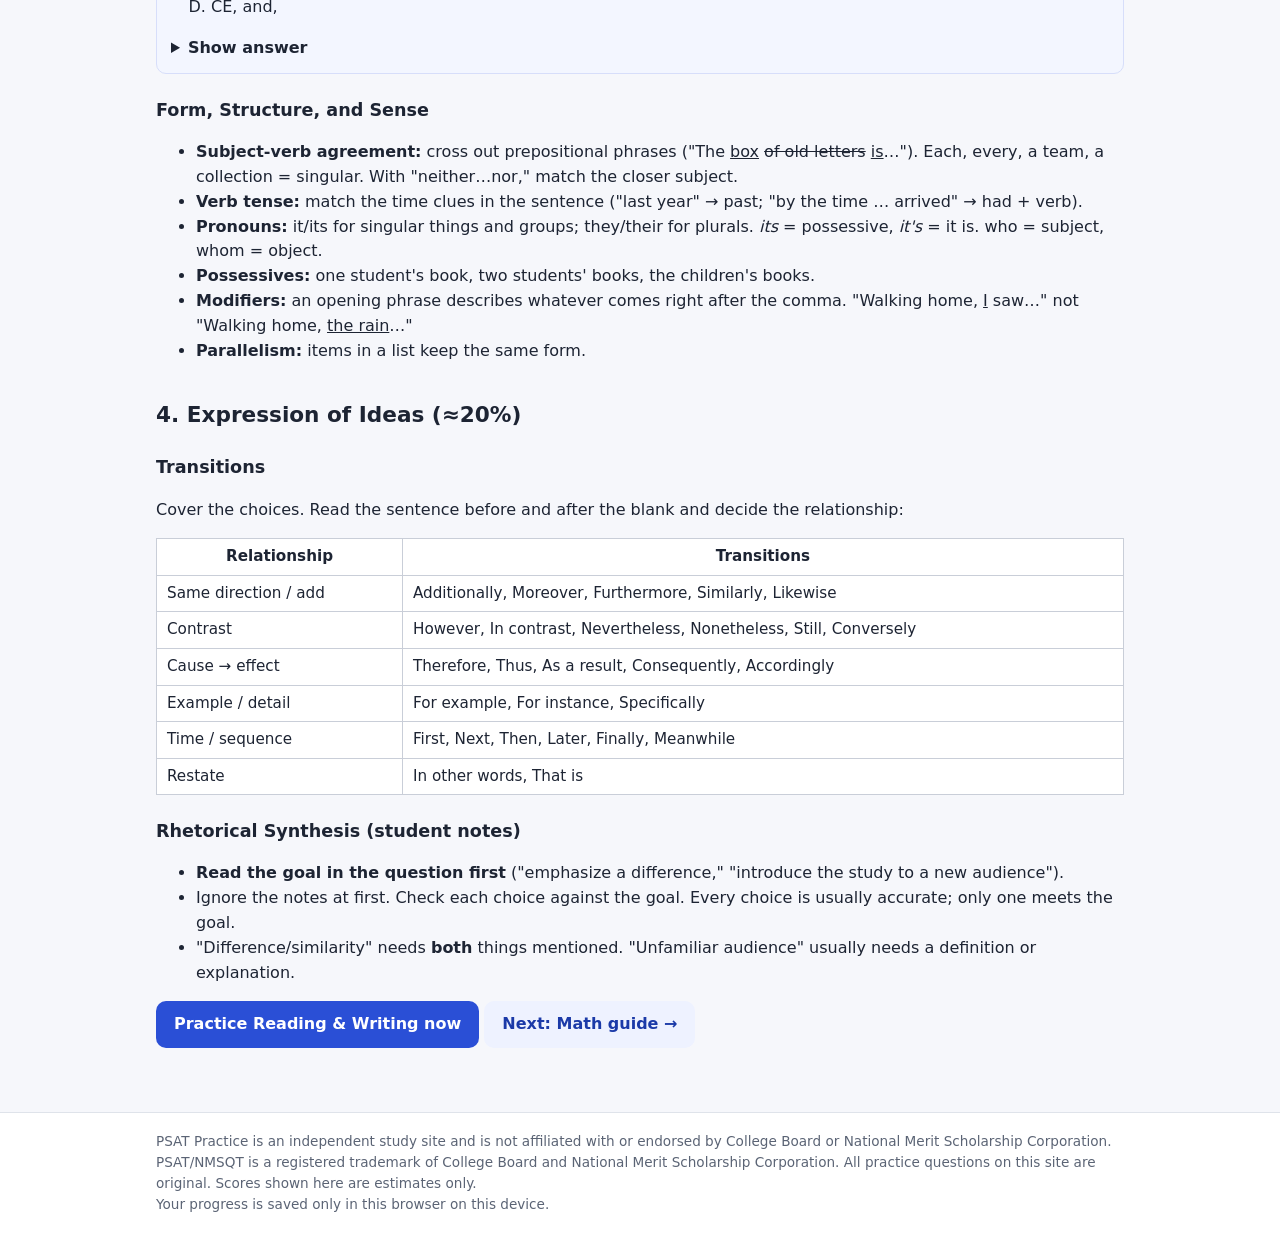
<file: guide-rw.html>
<!doctype html><html lang="en"><head><meta charset="utf-8"><meta name="viewport" content="width=device-width,initial-scale=1">
<title>Reading & Writing Guide · PSAT Practice</title><meta name="description" content="Free PSAT/NMSQT practice tests, quick topic practice, and study guides."><link rel="stylesheet" href="assets/style.css"><link rel="icon" href="assets/favicon.svg"></head><body>
<div class="wrap"><main>
<p><a href="guides.html">← Study Guides</a></p><h1>Reading &amp; Writing Guide</h1>
<p class="toc"><a href="#gen">General strategy</a> <a href="#cs">Craft &amp; Structure</a> <a href="#ii">Information &amp; Ideas</a> <a href="#sec">Conventions</a> <a href="#ei">Expression of Ideas</a></p>
<h2 id="gen">General strategy (use on every question)</h2>
<ol><li><b>Read the question first</b>, then the passage. Knowing what you're looking for makes the passage faster to read.</li>
<li><b>Predict before you peek.</b> For fill-in-the-blank and "most logically completes" questions, decide what the blank should say in your own words, then find the match.</li>
<li><b>The answer is in the text.</b> The right answer can always be proven with words in the passage. If you have to add an assumption, it's probably wrong.</li>
<li><b>Watch for traps:</b> answers that are true but don't answer the question; answers that go too far ("always," "all," "proves"); answers that use the right words in the wrong way.</li>
<li><b>Pace:</b> about 71 seconds per question. Grammar questions usually take less time, so bank that time for the harder reading ones. Mark-and-move on anything that takes over 2 minutes.</li></ol>

<h2 id="cs">1. Craft and Structure (≈28%)</h2>
<h3>Words in Context</h3><p>Pick the word that's most logical and precise in the blank, or tell what an underlined word means <i>here</i>.</p>
<ul><li>Find the clue: a colon or semicolon (explains), "although/but/however" (opposite), "and/also" (same direction).</li>
<li>Predict a simple word ("careful," "hide," "short"), then match it to the fancier choice.</li>
<li>For "most nearly means" questions, plug each choice into the sentence. Common words often have uncommon meanings (<i>check</i> = restrain, <i>reflect</i> = show).</li></ul>
<div class="ex"><b class="q">Worked example</b><p>Despite the team's ______ start, losing its first four games, it went on to win the championship.</p><p>Which choice completes the text with the most logical and precise word?</p><ol type="A"><li>dismal</li><li>promising</li><li>memorable</li><li>rapid</li></ol><details><summary><b>Show answer</b></summary><p><b>Answer: A.</b> "Despite" means the start contrasts with winning; losing four games is a bad start. <i>Dismal</i> means gloomy or poor.</p></details></div>
<h3>Text Structure and Purpose</h3><p>Asks <i>why</i> the author wrote the text or a sentence, or how the text is organized.</p>
<ul><li>Use verbs: does the text <i>argue, describe, explain, compare, challenge, illustrate</i>?</li>
<li>For an underlined sentence, ask "What would be lost if I deleted this?" Look at the sentence before and after it.</li>
<li>Wrong answers often describe a detail instead of the purpose of the whole thing.</li></ul>
<h3>Cross-Text Connections</h3><p>Two short texts on the same topic. You'll be asked how one author would respond to the other.</p>
<ul><li>Summarize each text in one sentence before reading the choices.</li>
<li>Usually the second author partly agrees and partly disagrees, or adds a complication. Avoid extreme answers ("would reject entirely").</li></ul>

<h2 id="ii">2. Information and Ideas (≈26%)</h2>
<h3>Central Ideas and Details</h3><ul><li>Main idea = what the whole passage is about, often found where the text turns ("However," "Instead," "In fact").</li><li>Detail questions: go back and find the exact line; don't rely on memory.</li></ul>
<h3>Command of Evidence: Textual</h3><ul><li>"Which finding would most directly <b>support/weaken</b> the claim?" First restate the claim in your own words, then pick the finding that connects to <b>every part</b> of it.</li><li>"Which quotation best illustrates the claim?": the quote must show the specific trait or idea, not just be about the same character or topic.</li></ul>
<div class="ex"><b class="q">Worked example</b><p>A researcher claims that a city's new crosswalk signals reduced pedestrian accidents.</p><p>Which finding, if true, would most directly support the claim?</p><ol type="A"><li>Pedestrian accidents fell 30% at intersections with the new signals but stayed the same at intersections without them.</li><li>The new signals use energy-efficient bulbs.</li><li>More people walk downtown on weekends.</li><li>Pedestrian accidents are most common at night.</li></ol><details><summary><b>Show answer</b></summary><p><b>Answer: A.</b> The claim links the signals to fewer accidents. Only A shows accidents dropping where the signals were added and not elsewhere, which is a fair comparison.</p></details></div>
<h3>Command of Evidence: Quantitative (tables and graphs)</h3><ul><li>Read the title, axis labels, and units first.</li><li>Find the claim in the text, then pick the choice that is <b>both</b> accurate to the data <b>and</b> supports that claim. Many wrong choices are accurate but irrelevant.</li><li>Check comparisons carefully: "largest increase" is about change, not about the biggest number.</li></ul>
<h3>Inferences</h3><ul><li>The blank is the logical conclusion of the passage. Ask "What must be true, given everything above?"</li><li>The right answer is usually modest ("likely," "may"). Eliminate anything the passage doesn't support.</li></ul>

<h2 id="sec">3. Standard English Conventions (≈26%)</h2>
<p>These are the fastest points on the test because the rules are limited and learnable.</p>
<h3>Boundaries (punctuation)</h3>
<table class="std"><tr><th>To join…</th><th>Use</th></tr>
<tr><td>Two complete sentences (independent clauses)</td><td>period · semicolon (;) · comma + FANBOYS (for, and, nor, but, or, yet, so)</td></tr>
<tr><td>Complete sentence → explanation or list</td><td>colon (:) or a single dash (—)</td></tr>
<tr><td>Extra (nonessential) info in the middle of a sentence</td><td>a matching pair: two commas, two dashes, or two parentheses</td></tr>
<tr><td>Intro phrase/clause → main sentence</td><td>comma</td></tr>
<tr><td>Subject → its verb, or verb → its object</td><td><b>no punctuation</b></td></tr></table>
<div class="tip"><b>Comma splice alert:</b> words like <i>however, therefore, nevertheless, then</i> are <b>not</b> FANBOYS. Between two sentences they need a semicolon or period before them: "It rained; however, we played."</div>
<div class="ex"><b class="q">Worked example</b><p>The ancient city was buried by volcanic ash in 79 CE ______ its ruins were not rediscovered for more than 1,600 years.</p><p>Which choice conforms to the conventions of Standard English?</p><ol type="A"><li>CE,</li><li>CE;</li><li>CE</li><li>CE, and,</li></ol><details><summary><b>Show answer</b></summary><p><b>Answer: B.</b> Both sides are complete sentences, so they need a semicolon (or a comma + FANBOYS with nothing after "and"). A is a comma splice and C is a run-on.</p></details></div>
<h3>Form, Structure, and Sense</h3><ul>
<li><b>Subject-verb agreement:</b> cross out prepositional phrases ("The <u>box</u> <s>of old letters</s> <u>is</u>…"). Each, every, a team, a collection = singular. With "neither…nor," match the closer subject.</li>
<li><b>Verb tense:</b> match the time clues in the sentence ("last year" → past; "by the time … arrived" → had + verb).</li>
<li><b>Pronouns:</b> it/its for singular things and groups; they/their for plurals. <i>its</i> = possessive, <i>it's</i> = it is. who = subject, whom = object.</li>
<li><b>Possessives:</b> one student's book, two students' books, the children's books.</li>
<li><b>Modifiers:</b> an opening phrase describes whatever comes right after the comma. "Walking home, <u>I</u> saw…" not "Walking home, <u>the rain</u>…"</li>
<li><b>Parallelism:</b> items in a list keep the same form.</li></ul>

<h2 id="ei">4. Expression of Ideas (≈20%)</h2>
<h3>Transitions</h3><p>Cover the choices. Read the sentence before and after the blank and decide the relationship:</p>
<table class="std"><tr><th>Relationship</th><th>Transitions</th></tr>
<tr><td>Same direction / add</td><td>Additionally, Moreover, Furthermore, Similarly, Likewise</td></tr>
<tr><td>Contrast</td><td>However, In contrast, Nevertheless, Nonetheless, Still, Conversely</td></tr>
<tr><td>Cause → effect</td><td>Therefore, Thus, As a result, Consequently, Accordingly</td></tr>
<tr><td>Example / detail</td><td>For example, For instance, Specifically</td></tr>
<tr><td>Time / sequence</td><td>First, Next, Then, Later, Finally, Meanwhile</td></tr>
<tr><td>Restate</td><td>In other words, That is</td></tr></table>
<h3>Rhetorical Synthesis (student notes)</h3><ul><li><b>Read the goal in the question first</b> ("emphasize a difference," "introduce the study to a new audience").</li><li>Ignore the notes at first. Check each choice against the goal. Every choice is usually accurate; only one meets the goal.</li><li>"Difference/similarity" needs <b>both</b> things mentioned. "Unfamiliar audience" usually needs a definition or explanation.</li></ul>
<p><a class="btn" href="practice.html">Practice Reading &amp; Writing now</a> <a class="btn secondary" href="guide-math.html">Next: Math guide →</a></p></main></div>
<script src="assets/common.js"></script><script>PSAT.header("guides.html");PSAT.footer();</script></body></html>
</file>
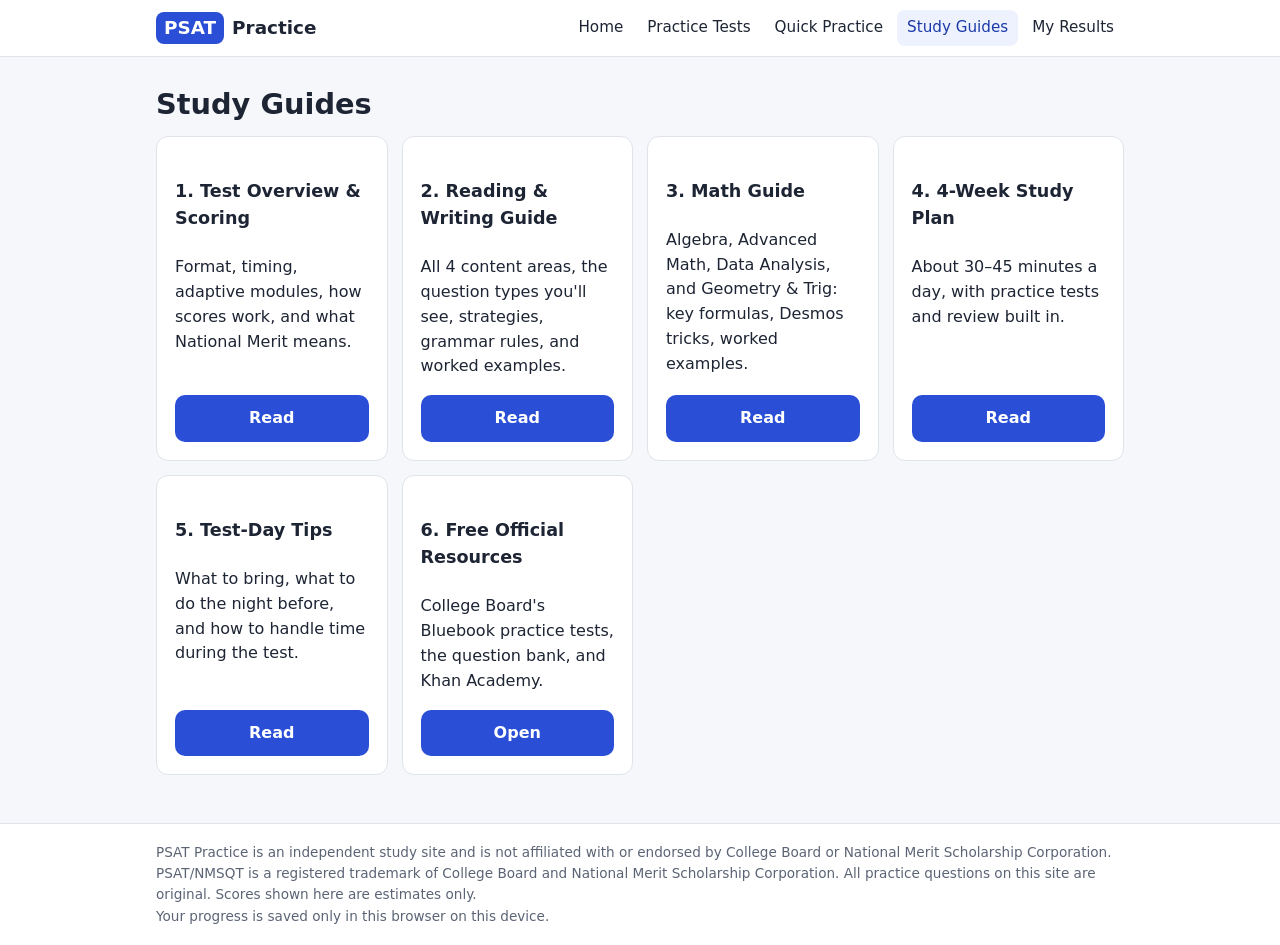
<file: guides.html>
<!doctype html><html lang="en"><head><meta charset="utf-8"><meta name="viewport" content="width=device-width,initial-scale=1">
<title>Study Guides · PSAT Practice</title><meta name="description" content="Free PSAT/NMSQT practice tests, quick topic practice, and study guides."><link rel="stylesheet" href="assets/style.css"><link rel="icon" href="assets/favicon.svg"></head><body>
<div class="wrap"><main>
<h1>Study Guides</h1>
<div class="grid">
<div class="card"><h3>1. Test Overview &amp; Scoring</h3><p>Format, timing, adaptive modules, how scores work, and what National Merit means.</p><a class="btn" href="guide-overview.html">Read</a></div>
<div class="card"><h3>2. Reading &amp; Writing Guide</h3><p>All 4 content areas, the question types you'll see, strategies, grammar rules, and worked examples.</p><a class="btn" href="guide-rw.html">Read</a></div>
<div class="card"><h3>3. Math Guide</h3><p>Algebra, Advanced Math, Data Analysis, and Geometry &amp; Trig: key formulas, Desmos tricks, worked examples.</p><a class="btn" href="guide-math.html">Read</a></div>
<div class="card"><h3>4. 4-Week Study Plan</h3><p>About 30–45 minutes a day, with practice tests and review built in.</p><a class="btn" href="study-plan.html">Read</a></div>
<div class="card"><h3>5. Test-Day Tips</h3><p>What to bring, what to do the night before, and how to handle time during the test.</p><a class="btn" href="test-day.html">Read</a></div>
<div class="card"><h3>6. Free Official Resources</h3><p>College Board's Bluebook practice tests, the question bank, and Khan Academy.</p><a class="btn" href="resources.html">Open</a></div>
</div></main></div>
<script src="assets/common.js"></script><script>PSAT.header("guides.html");PSAT.footer();</script></body></html>
</file>
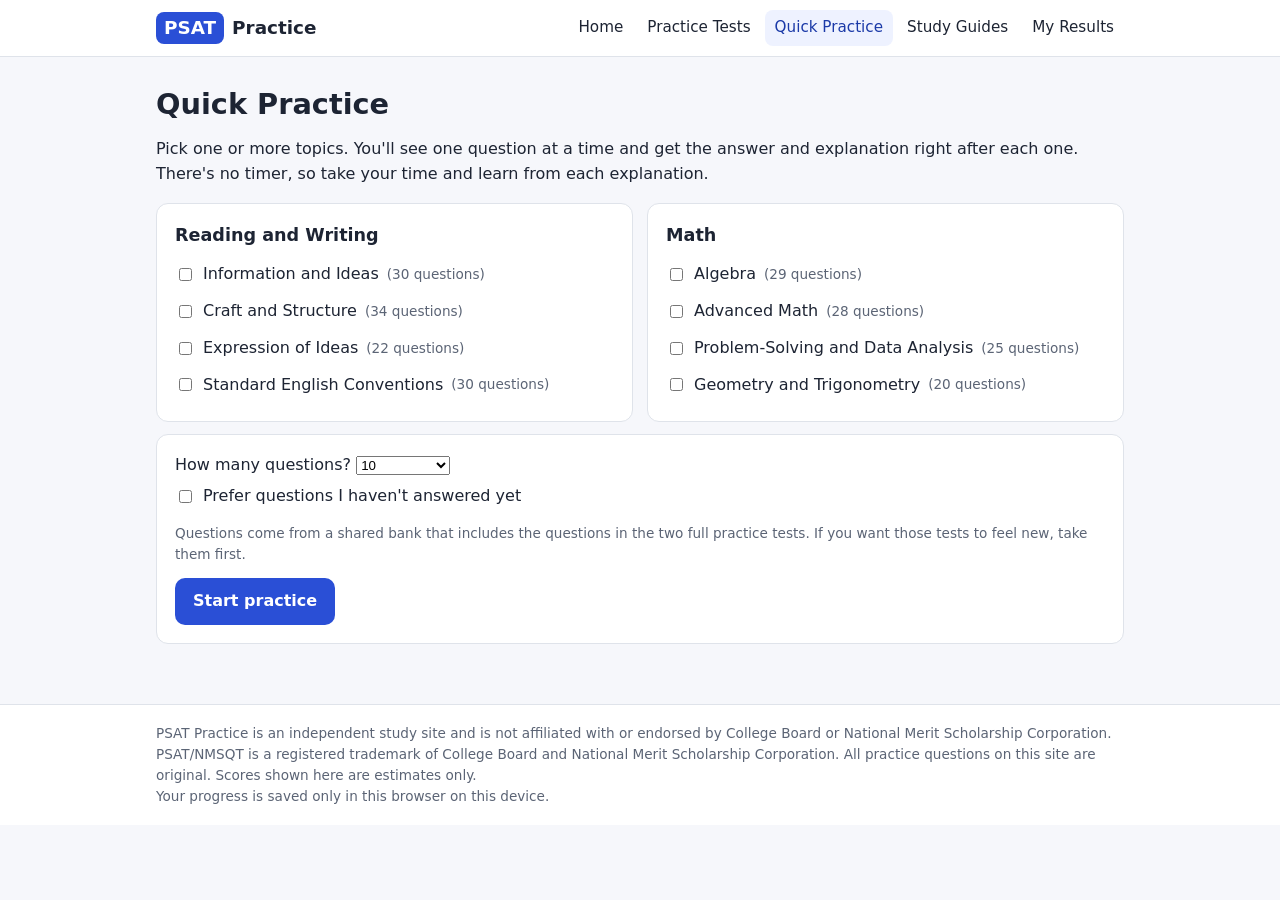
<file: practice.html>
<!doctype html><html lang="en"><head><meta charset="utf-8"><meta name="viewport" content="width=device-width,initial-scale=1">
<title>Quick Practice · PSAT Practice</title><meta name="description" content="Free PSAT/NMSQT practice tests, quick topic practice, and study guides."><link rel="stylesheet" href="assets/style.css"><link rel="icon" href="assets/favicon.svg"></head><body>
<div class="wrap"><main><div id="app"></div></main></div>
<script src="assets/common.js"></script><script src="assets/questions.js"></script><script src="assets/practice.js"></script><script>PSAT.header("practice.html");PSAT.footer();</script></body></html>
</file>
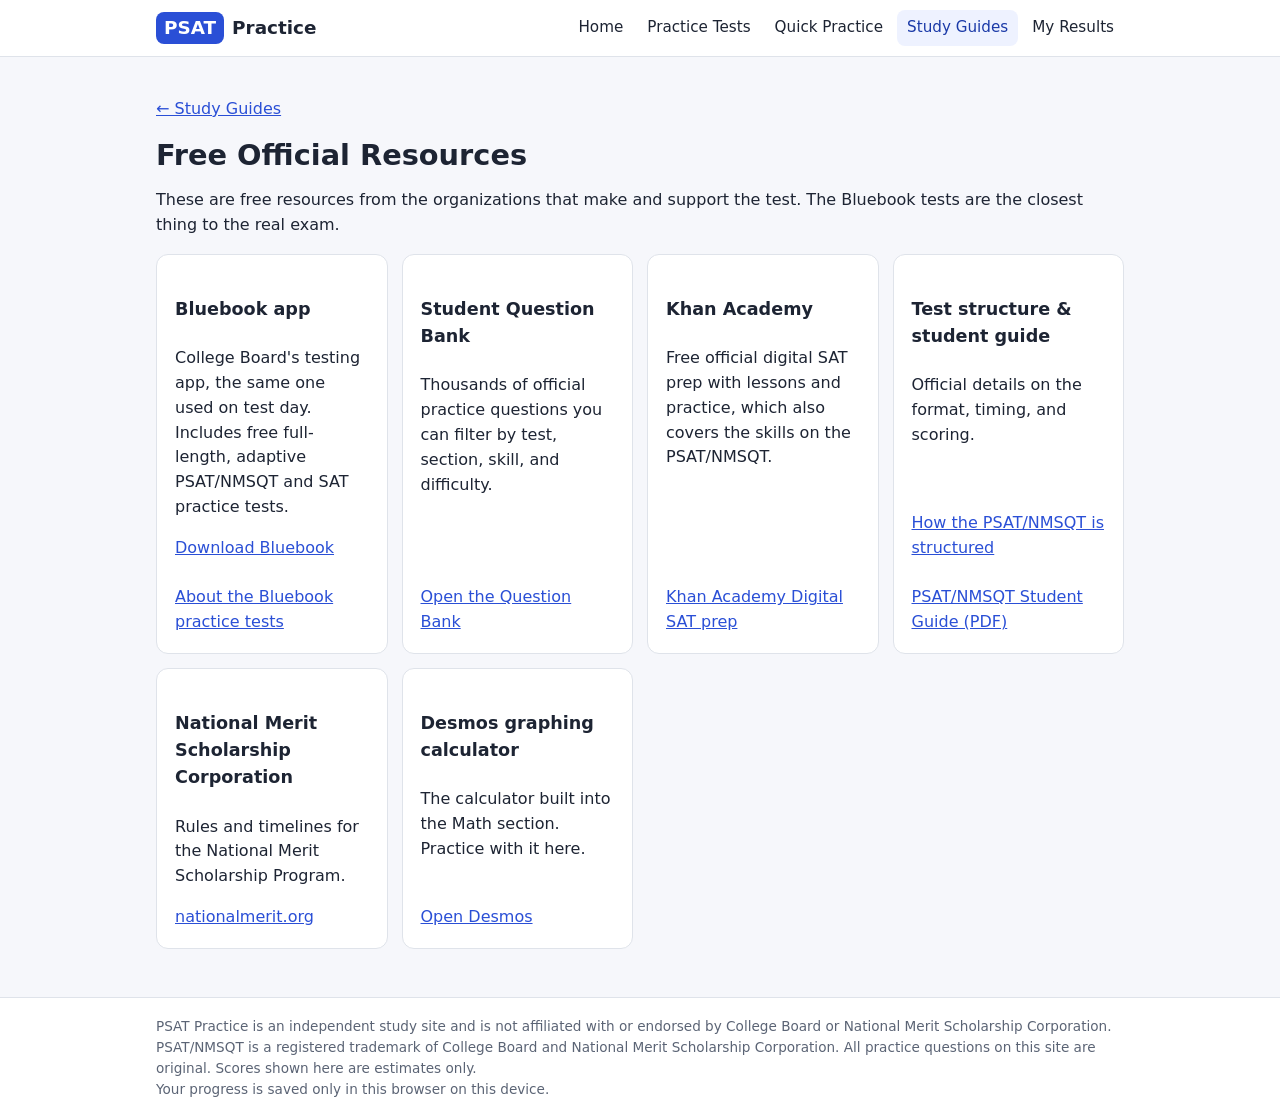
<file: resources.html>
<!doctype html><html lang="en"><head><meta charset="utf-8"><meta name="viewport" content="width=device-width,initial-scale=1">
<title>Free Official Resources · PSAT Practice</title><meta name="description" content="Free PSAT/NMSQT practice tests, quick topic practice, and study guides."><link rel="stylesheet" href="assets/style.css"><link rel="icon" href="assets/favicon.svg"></head><body>
<div class="wrap"><main>
<p><a href="guides.html">← Study Guides</a></p><h1>Free Official Resources</h1>
<p>These are free resources from the organizations that make and support the test. The Bluebook tests are the closest thing to the real exam.</p>
<div class="grid">
<div class="card"><h3>Bluebook app</h3><p>College Board's testing app, the same one used on test day. Includes free full-length, adaptive PSAT/NMSQT and SAT practice tests.</p><a href="https://bluebook.collegeboard.org/students/download-bluebook" target="_blank" rel="noopener">Download Bluebook</a><br><a href="https://satsuite.collegeboard.org/practice/practice-tests/bluebook" target="_blank" rel="noopener">About the Bluebook practice tests</a></div>
<div class="card"><h3>Student Question Bank</h3><p>Thousands of official practice questions you can filter by test, section, skill, and difficulty.</p><a href="https://satsuite.collegeboard.org/practice/student-question-bank" target="_blank" rel="noopener">Open the Question Bank</a></div>
<div class="card"><h3>Khan Academy</h3><p>Free official digital SAT prep with lessons and practice, which also covers the skills on the PSAT/NMSQT.</p><a href="https://www.khanacademy.org/test-prep/digital-sat" target="_blank" rel="noopener">Khan Academy Digital SAT prep</a></div>
<div class="card"><h3>Test structure &amp; student guide</h3><p>Official details on the format, timing, and scoring.</p><a href="https://satsuite.collegeboard.org/in-school-assessments/whats-on-the-test/psat-nmsqt/structure" target="_blank" rel="noopener">How the PSAT/NMSQT is structured</a><br><a href="https://satsuite.collegeboard.org/media/pdf/psat-nmsqt-student-guide.pdf" target="_blank" rel="noopener">PSAT/NMSQT Student Guide (PDF)</a></div>
<div class="card"><h3>National Merit Scholarship Corporation</h3><p>Rules and timelines for the National Merit Scholarship Program.</p><a href="https://www.nationalmerit.org/" target="_blank" rel="noopener">nationalmerit.org</a></div>
<div class="card"><h3>Desmos graphing calculator</h3><p>The calculator built into the Math section. Practice with it here.</p><a href="https://www.desmos.com/calculator" target="_blank" rel="noopener">Open Desmos</a></div>
</div></main></div>
<script src="assets/common.js"></script><script>PSAT.header("guides.html");PSAT.footer();</script></body></html>
</file>
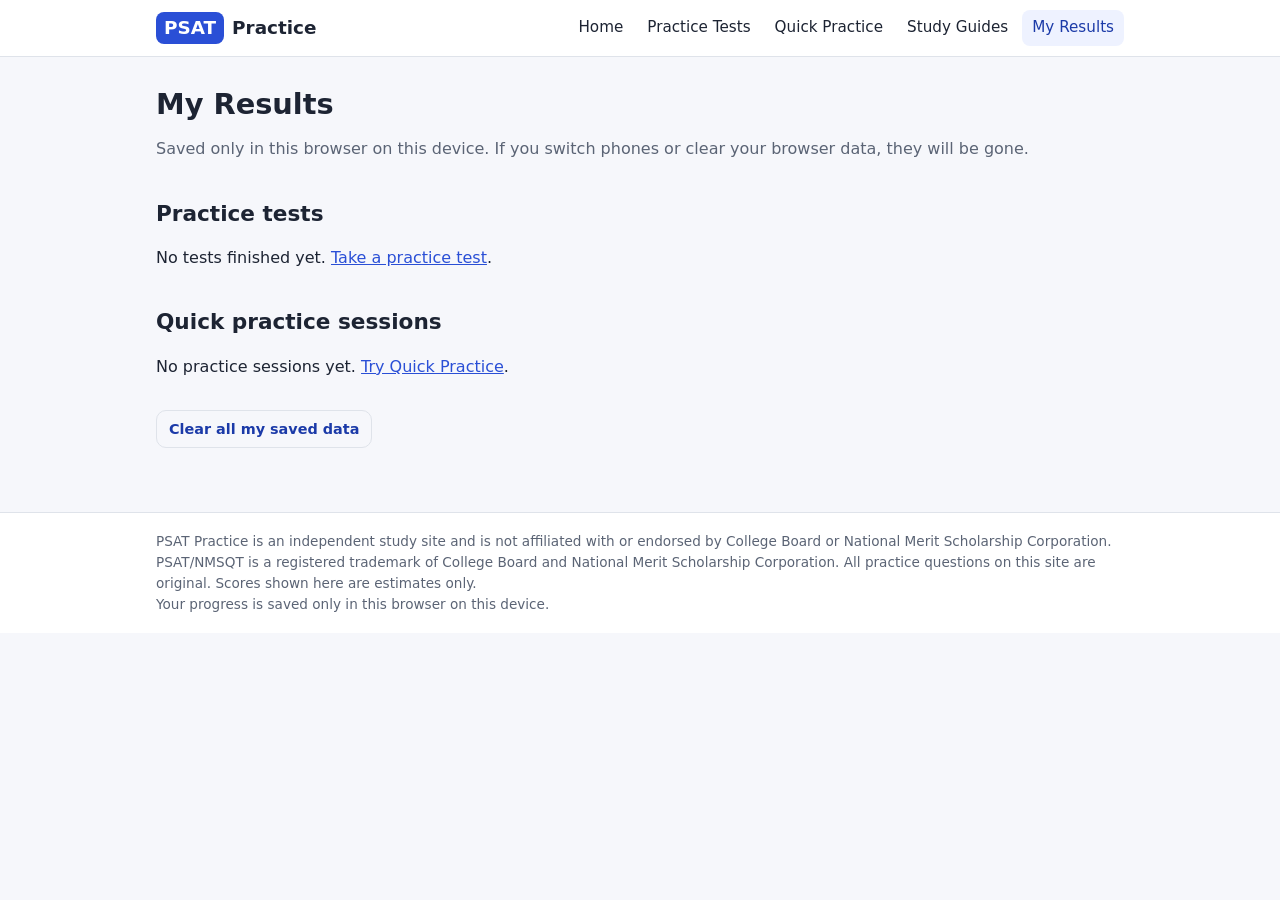
<file: results.html>
<!doctype html><html lang="en"><head><meta charset="utf-8"><meta name="viewport" content="width=device-width,initial-scale=1">
<title>My Results · PSAT Practice</title><meta name="description" content="Free PSAT/NMSQT practice tests, quick topic practice, and study guides."><link rel="stylesheet" href="assets/style.css"><link rel="icon" href="assets/favicon.svg"></head><body>
<div class="wrap"><main>
<h1>My Results</h1><p class="muted">Saved only in this browser on this device. If you switch phones or clear your browser data, they will be gone.</p>
<h2>Practice tests</h2><div id="tr"></div><h2>Quick practice sessions</h2><div id="pr"></div>
<p style="margin-top:30px"><button class="btn small ghost" id="clear">Clear all my saved data</button></p>
</main></div>
<script src="assets/common.js"></script><script src="assets/questions.js"></script><script>
(function(){const res=PSAT.load('psat.results',[]);const D=PSAT_DATA;
document.getElementById('tr').innerHTML=res.length?'<table class="std"><tr><th>Date</th><th>Test</th><th>RW</th><th>Math</th><th>Total (est.)</th><th></th></tr>'+res.map(r=>{const t=D.tests.find(x=>x.id===r.t);const sc={};t.sections.forEach(s=>{let c=0,n=0;s.modules.forEach(m=>m.questions.forEach(q=>{n++;if(PSAT.isCorrect(q,r.answers[q.id]))c++}));sc[s.id]=PSAT.scale(c,n)});
return `<tr><td>${new Date(r.date).toLocaleDateString()}</td><td>${t.name}</td><td>${sc.rw}</td><td>${sc.math}</td><td><b>${sc.rw+sc.math}</b></td><td><a href="test.html?result=${r.rid}">Details</a></td></tr>`}).join('')+'</table><p class="tiny muted">Scores are estimates, not official scores.</p>':'<p>No tests finished yet. <a href="tests.html">Take a practice test</a>.</p>';
const pr=PSAT.load('psat.practice',[]);
document.getElementById('pr').innerHTML=pr.length?'<table class="std"><tr><th>Date</th><th>Topics</th><th>Score</th></tr>'+pr.slice(0,30).map(p=>`<tr><td>${new Date(p.date).toLocaleDateString()}</td><td>${p.domains.join(', ')}</td><td>${p.c} / ${p.n}</td></tr>`).join('')+'</table>':'<p>No practice sessions yet. <a href="practice.html">Try Quick Practice</a>.</p>';
document.getElementById('clear').onclick=()=>{if(confirm('Delete all saved tests, results, and practice history on this device?')){Object.keys(localStorage).filter(k=>k.startsWith('psat.')).forEach(k=>localStorage.removeItem(k));location.reload()}};})();</script><script>PSAT.header("results.html");PSAT.footer();</script></body></html>
</file>
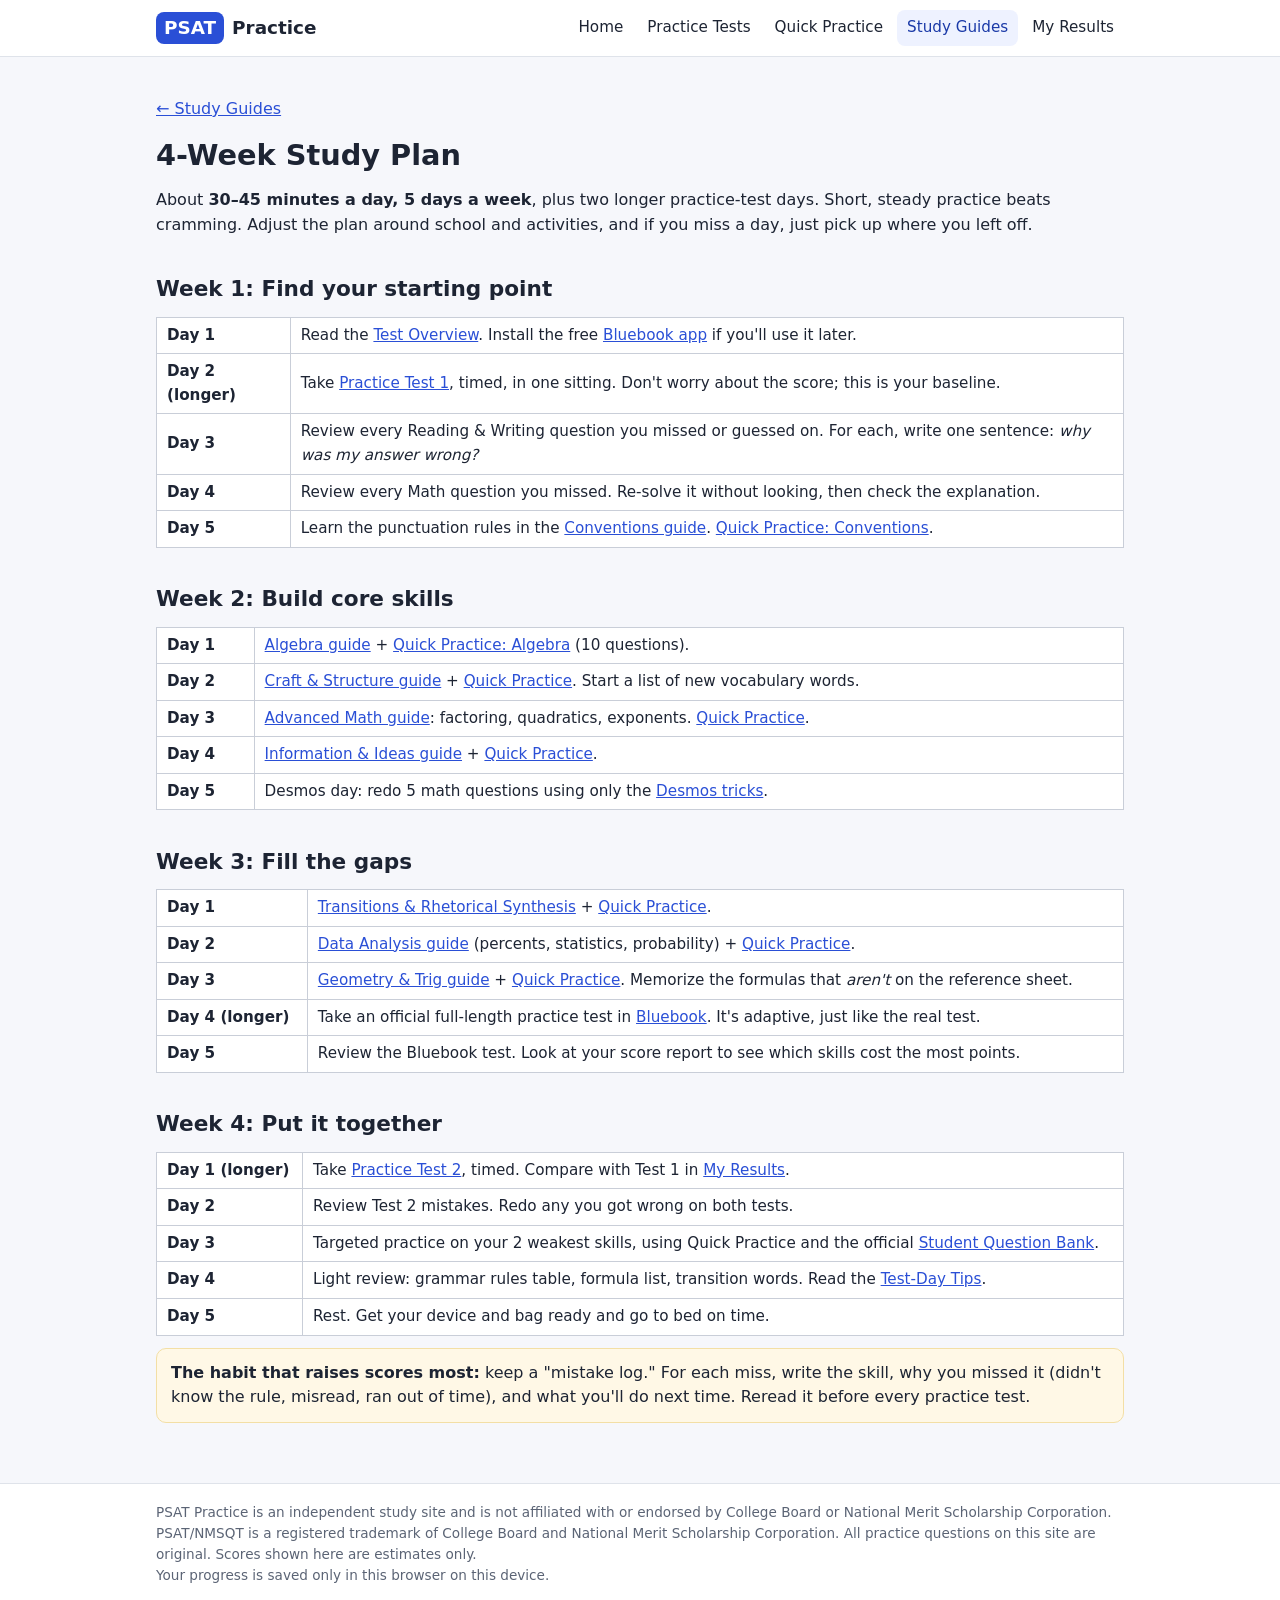
<file: study-plan.html>
<!doctype html><html lang="en"><head><meta charset="utf-8"><meta name="viewport" content="width=device-width,initial-scale=1">
<title>4-Week Study Plan · PSAT Practice</title><meta name="description" content="Free PSAT/NMSQT practice tests, quick topic practice, and study guides."><link rel="stylesheet" href="assets/style.css"><link rel="icon" href="assets/favicon.svg"></head><body>
<div class="wrap"><main>
<p><a href="guides.html">← Study Guides</a></p><h1>4-Week Study Plan</h1>
<p>About <b>30–45 minutes a day, 5 days a week</b>, plus two longer practice-test days. Short, steady practice beats cramming. Adjust the plan around school and activities, and if you miss a day, just pick up where you left off.</p>
<h2>Week 1: Find your starting point</h2><table class="std">
<tr><td><b>Day 1</b></td><td>Read the <a href="guide-overview.html">Test Overview</a>. Install the free <a href="https://bluebook.collegeboard.org/students/download-bluebook" target="_blank" rel="noopener">Bluebook app</a> if you'll use it later.</td></tr>
<tr><td><b>Day 2 (longer)</b></td><td>Take <a href="test.html?t=1">Practice Test 1</a>, timed, in one sitting. Don't worry about the score; this is your baseline.</td></tr>
<tr><td><b>Day 3</b></td><td>Review every Reading &amp; Writing question you missed or guessed on. For each, write one sentence: <i>why was my answer wrong?</i></td></tr>
<tr><td><b>Day 4</b></td><td>Review every Math question you missed. Re-solve it without looking, then check the explanation.</td></tr>
<tr><td><b>Day 5</b></td><td>Learn the punctuation rules in the <a href="guide-rw.html#sec">Conventions guide</a>. <a href="practice.html?domain=Standard%20English%20Conventions">Quick Practice: Conventions</a>.</td></tr></table>
<h2>Week 2: Build core skills</h2><table class="std">
<tr><td><b>Day 1</b></td><td><a href="guide-math.html#alg">Algebra guide</a> + <a href="practice.html?domain=Algebra">Quick Practice: Algebra</a> (10 questions).</td></tr>
<tr><td><b>Day 2</b></td><td><a href="guide-rw.html#cs">Craft &amp; Structure guide</a> + <a href="practice.html?domain=Craft%20and%20Structure">Quick Practice</a>. Start a list of new vocabulary words.</td></tr>
<tr><td><b>Day 3</b></td><td><a href="guide-math.html#adv">Advanced Math guide</a>: factoring, quadratics, exponents. <a href="practice.html?domain=Advanced%20Math">Quick Practice</a>.</td></tr>
<tr><td><b>Day 4</b></td><td><a href="guide-rw.html#ii">Information &amp; Ideas guide</a> + <a href="practice.html?domain=Information%20and%20Ideas">Quick Practice</a>.</td></tr>
<tr><td><b>Day 5</b></td><td>Desmos day: redo 5 math questions using only the <a href="guide-math.html#desmos">Desmos tricks</a>.</td></tr></table>
<h2>Week 3: Fill the gaps</h2><table class="std">
<tr><td><b>Day 1</b></td><td><a href="guide-rw.html#ei">Transitions &amp; Rhetorical Synthesis</a> + <a href="practice.html?domain=Expression%20of%20Ideas">Quick Practice</a>.</td></tr>
<tr><td><b>Day 2</b></td><td><a href="guide-math.html#psda">Data Analysis guide</a> (percents, statistics, probability) + <a href="practice.html?domain=Problem-Solving%20and%20Data%20Analysis">Quick Practice</a>.</td></tr>
<tr><td><b>Day 3</b></td><td><a href="guide-math.html#geo">Geometry &amp; Trig guide</a> + <a href="practice.html?domain=Geometry%20and%20Trigonometry">Quick Practice</a>. Memorize the formulas that <i>aren't</i> on the reference sheet.</td></tr>
<tr><td><b>Day 4 (longer)</b></td><td>Take an official full-length practice test in <a href="https://bluebook.collegeboard.org/students/download-bluebook" target="_blank" rel="noopener">Bluebook</a>. It's adaptive, just like the real test.</td></tr>
<tr><td><b>Day 5</b></td><td>Review the Bluebook test. Look at your score report to see which skills cost the most points.</td></tr></table>
<h2>Week 4: Put it together</h2><table class="std">
<tr><td><b>Day 1 (longer)</b></td><td>Take <a href="test.html?t=2">Practice Test 2</a>, timed. Compare with Test 1 in <a href="results.html">My Results</a>.</td></tr>
<tr><td><b>Day 2</b></td><td>Review Test 2 mistakes. Redo any you got wrong on both tests.</td></tr>
<tr><td><b>Day 3</b></td><td>Targeted practice on your 2 weakest skills, using Quick Practice and the official <a href="https://satsuite.collegeboard.org/practice/student-question-bank" target="_blank" rel="noopener">Student Question Bank</a>.</td></tr>
<tr><td><b>Day 4</b></td><td>Light review: grammar rules table, formula list, transition words. Read the <a href="test-day.html">Test-Day Tips</a>.</td></tr>
<tr><td><b>Day 5</b></td><td>Rest. Get your device and bag ready and go to bed on time.</td></tr></table>
<div class="tip"><b>The habit that raises scores most:</b> keep a "mistake log." For each miss, write the skill, why you missed it (didn't know the rule, misread, ran out of time), and what you'll do next time. Reread it before every practice test.</div></main></div>
<script src="assets/common.js"></script><script>PSAT.header("guides.html");PSAT.footer();</script></body></html>
</file>
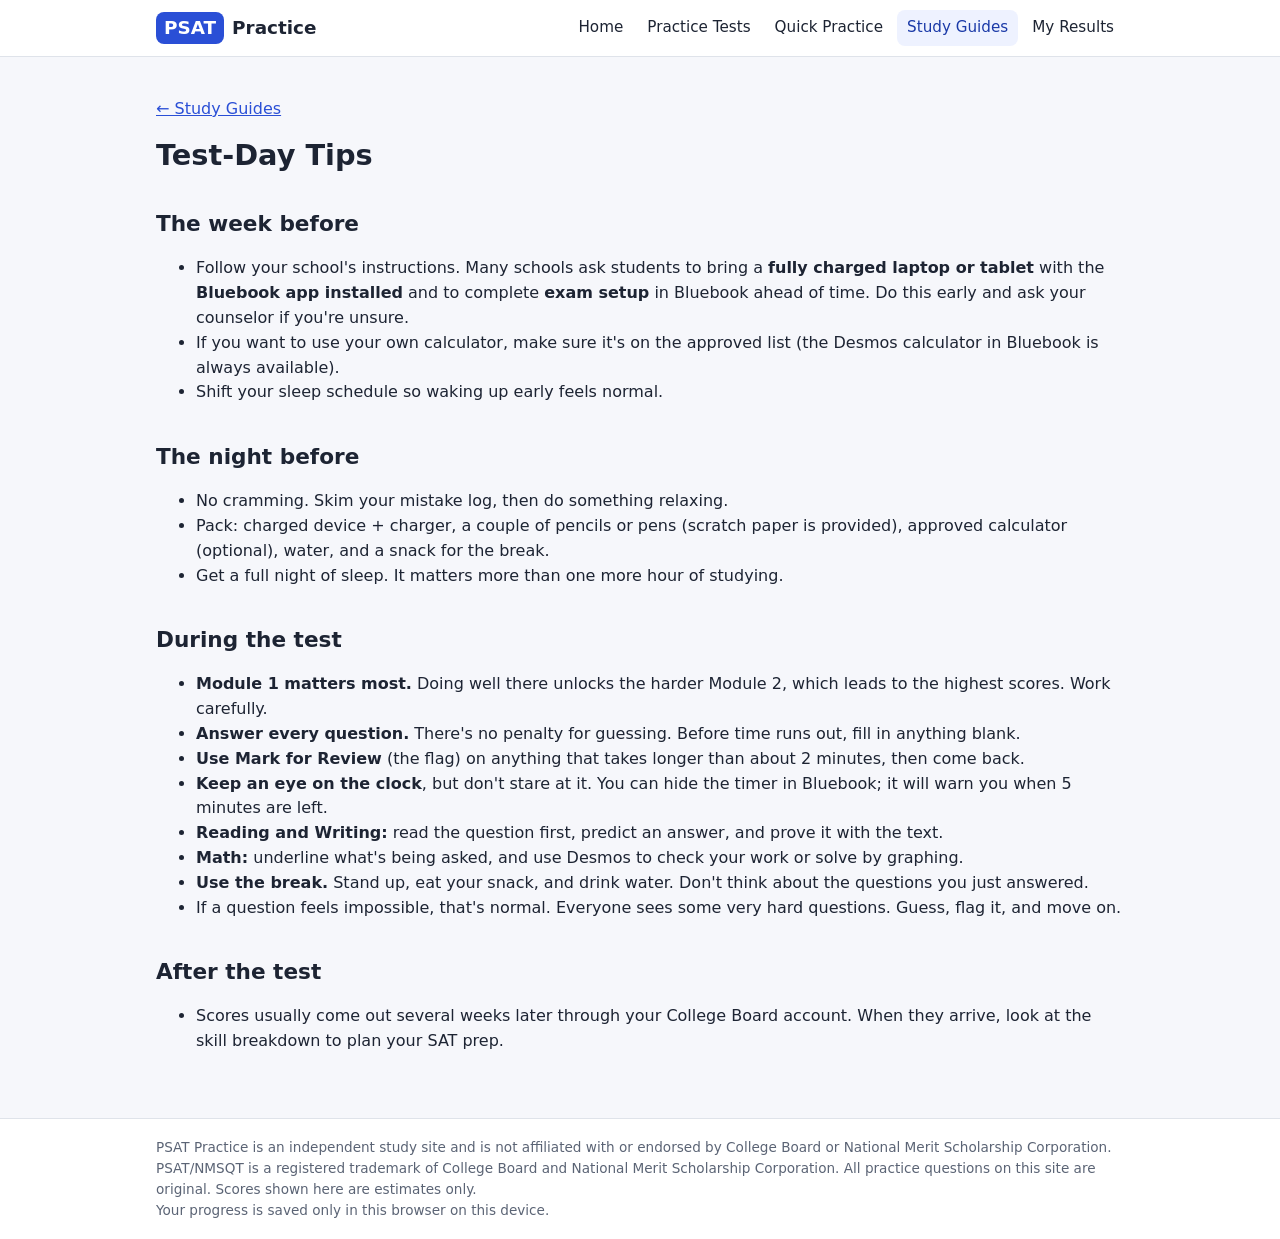
<file: test-day.html>
<!doctype html><html lang="en"><head><meta charset="utf-8"><meta name="viewport" content="width=device-width,initial-scale=1">
<title>Test-Day Tips · PSAT Practice</title><meta name="description" content="Free PSAT/NMSQT practice tests, quick topic practice, and study guides."><link rel="stylesheet" href="assets/style.css"><link rel="icon" href="assets/favicon.svg"></head><body>
<div class="wrap"><main>
<p><a href="guides.html">← Study Guides</a></p><h1>Test-Day Tips</h1>
<h2>The week before</h2><ul>
<li>Follow your school's instructions. Many schools ask students to bring a <b>fully charged laptop or tablet</b> with the <b>Bluebook app installed</b> and to complete <b>exam setup</b> in Bluebook ahead of time. Do this early and ask your counselor if you're unsure.</li>
<li>If you want to use your own calculator, make sure it's on the approved list (the Desmos calculator in Bluebook is always available).</li>
<li>Shift your sleep schedule so waking up early feels normal.</li></ul>
<h2>The night before</h2><ul>
<li>No cramming. Skim your mistake log, then do something relaxing.</li>
<li>Pack: charged device + charger, a couple of pencils or pens (scratch paper is provided), approved calculator (optional), water, and a snack for the break.</li>
<li>Get a full night of sleep. It matters more than one more hour of studying.</li></ul>
<h2>During the test</h2><ul>
<li><b>Module 1 matters most.</b> Doing well there unlocks the harder Module 2, which leads to the highest scores. Work carefully.</li>
<li><b>Answer every question.</b> There's no penalty for guessing. Before time runs out, fill in anything blank.</li>
<li><b>Use Mark for Review</b> (the flag) on anything that takes longer than about 2 minutes, then come back.</li>
<li><b>Keep an eye on the clock</b>, but don't stare at it. You can hide the timer in Bluebook; it will warn you when 5 minutes are left.</li>
<li><b>Reading and Writing:</b> read the question first, predict an answer, and prove it with the text.</li>
<li><b>Math:</b> underline what's being asked, and use Desmos to check your work or solve by graphing.</li>
<li><b>Use the break.</b> Stand up, eat your snack, and drink water. Don't think about the questions you just answered.</li>
<li>If a question feels impossible, that's normal. Everyone sees some very hard questions. Guess, flag it, and move on.</li></ul>
<h2>After the test</h2><ul><li>Scores usually come out several weeks later through your College Board account. When they arrive, look at the skill breakdown to plan your SAT prep.</li></ul></main></div>
<script src="assets/common.js"></script><script>PSAT.header("guides.html");PSAT.footer();</script></body></html>
</file>
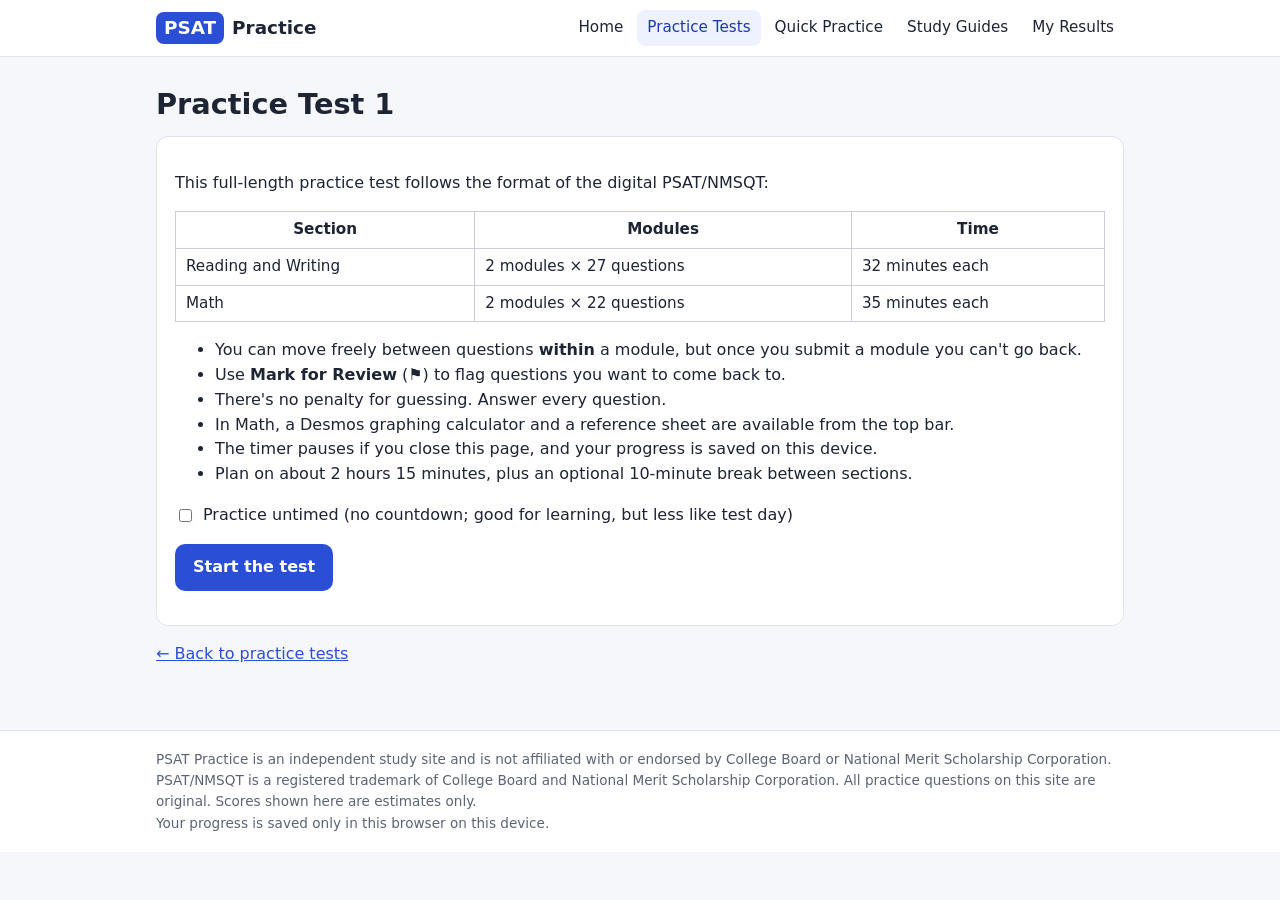
<file: test.html>
<!doctype html><html lang="en"><head><meta charset="utf-8"><meta name="viewport" content="width=device-width,initial-scale=1"><title>Practice Test · PSAT Practice</title><link rel="stylesheet" href="assets/style.css"><link rel="icon" href="assets/favicon.svg"></head>
<body><div id="app"></div><script src="assets/questions.js"></script><script src="assets/common.js"></script><script src="assets/test.js"></script></body></html>
</file>
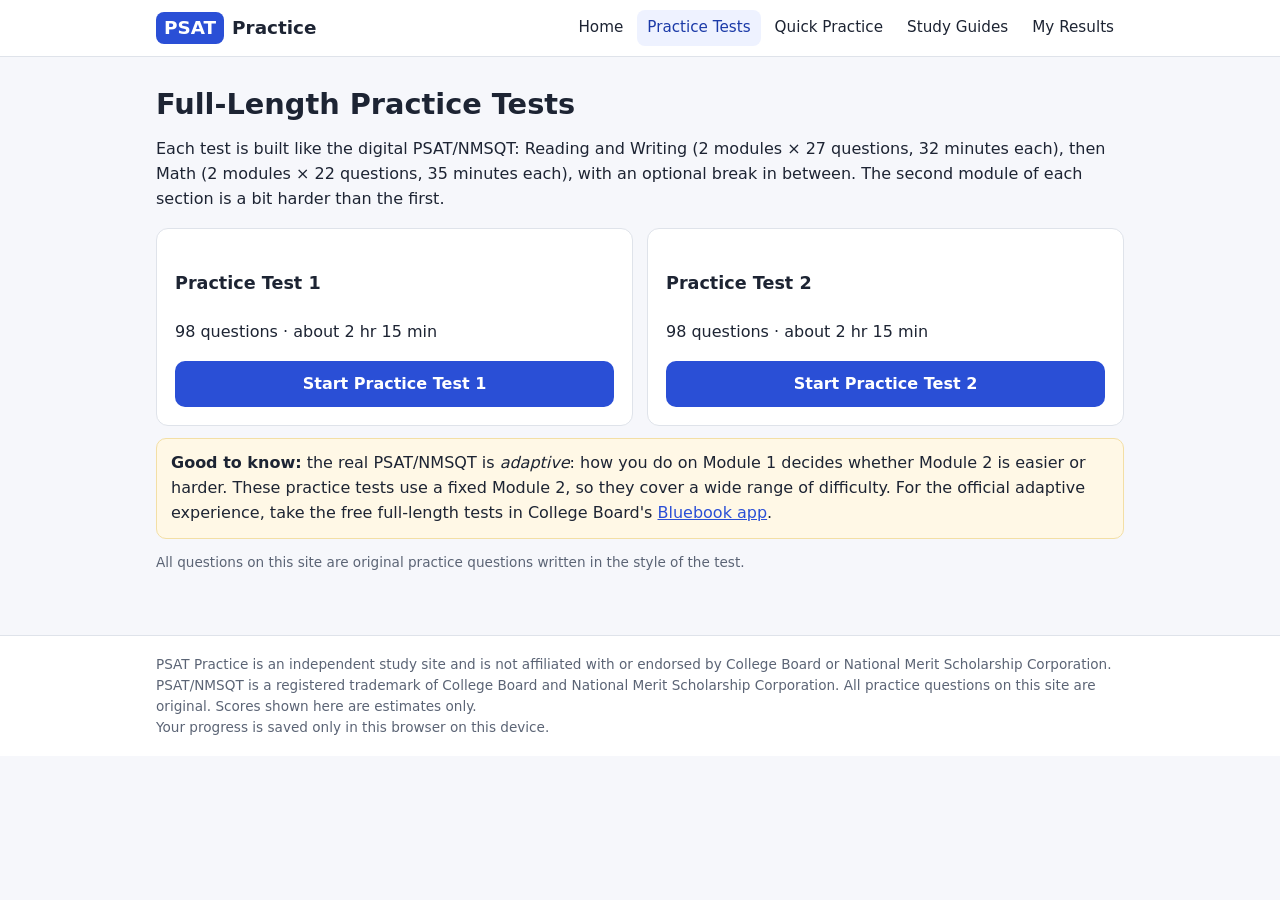
<file: tests.html>
<!doctype html><html lang="en"><head><meta charset="utf-8"><meta name="viewport" content="width=device-width,initial-scale=1">
<title>Practice Tests · PSAT Practice</title><meta name="description" content="Free PSAT/NMSQT practice tests, quick topic practice, and study guides."><link rel="stylesheet" href="assets/style.css"><link rel="icon" href="assets/favicon.svg"></head><body>
<div class="wrap"><main>
<h1>Full-Length Practice Tests</h1>
<p>Each test is built like the digital PSAT/NMSQT: Reading and Writing (2 modules × 27 questions, 32 minutes each), then Math (2 modules × 22 questions, 35 minutes each), with an optional break in between. The second module of each section is a bit harder than the first.</p>
<div class="grid" id="tests"></div>
<div class="tip"><b>Good to know:</b> the real PSAT/NMSQT is <i>adaptive</i>: how you do on Module 1 decides whether Module 2 is easier or harder. These practice tests use a fixed Module 2, so they cover a wide range of difficulty. For the official adaptive experience, take the free full-length tests in College Board's <a href="https://bluebook.collegeboard.org/students/download-bluebook" target="_blank" rel="noopener">Bluebook app</a>.</div>
<p class="muted tiny">All questions on this site are original practice questions written in the style of the test.</p>
</main></div>
<script src="assets/common.js"></script><script src="assets/questions.js"></script><script>
(function(){const el=document.getElementById('tests');const res=PSAT.load('psat.results',[]);
el.innerHTML=PSAT_DATA.tests.map(t=>{const p=PSAT.load('psat.progress.t'+t.id,null);const last=res.find(r=>r.t===t.id);
return `<div class="card"><h3>${t.name}</h3><p>98 questions · about 2 hr 15 min</p>${last?`<p class="tiny muted">Last taken ${new Date(last.date).toLocaleDateString()} · <a href="test.html?result=${last.rid}">see results</a></p>`:''}
<a class="btn" href="test.html?t=${t.id}">${p?'Resume':'Start'} ${t.name}</a>${p?` <button class="btn small ghost" onclick="if(confirm('Discard your in-progress answers and start over?')){localStorage.removeItem('psat.progress.t${t.id}');location.reload()}">Restart</button>`:''}</div>`}).join('')})();</script><script>PSAT.header("tests.html");PSAT.footer();</script></body></html>
</file>
<file: assets/style.css>
:root{--ink:#1d2433;--muted:#5b6475;--line:#dfe3ea;--bg:#f6f7fb;--card:#fff;--brand:#2a4fd6;--brand2:#1b3aa8;--ok:#1a7f4b;--okbg:#e6f6ee;--bad:#b42318;--badbg:#fdecea;--flag:#c2410c;--r:12px}
*{box-sizing:border-box}html{-webkit-text-size-adjust:100%}
body{margin:0;font:16px/1.55 system-ui,-apple-system,"Segoe UI",Roboto,Helvetica,Arial,sans-serif;color:var(--ink);background:var(--bg)}
a{color:var(--brand)}img{max-width:100%}
.wrap{max-width:1000px;margin:0 auto;padding:0 16px}
header.site{background:#fff;border-bottom:1px solid var(--line);position:sticky;top:0;z-index:20}
header.site .wrap{display:flex;align-items:center;gap:12px;min-height:56px;flex-wrap:wrap}
.logo{font-weight:800;font-size:1.15rem;text-decoration:none;color:var(--ink);display:flex;align-items:center;gap:8px}
.logo span{background:var(--brand);color:#fff;border-radius:8px;padding:2px 8px}
nav.main{display:flex;gap:4px;flex-wrap:wrap;margin-left:auto}
nav.main a{text-decoration:none;color:var(--ink);padding:6px 10px;border-radius:8px;font-size:.95rem}
nav.main a:hover,nav.main a.on{background:#eef2ff;color:var(--brand2)}
main{padding:24px 0 48px}
h1{font-size:1.8rem;line-height:1.2;margin:.2em 0 .5em}h2{font-size:1.35rem;margin:1.6em 0 .5em}h3{font-size:1.1rem;margin:1.3em 0 .4em}
.card{background:var(--card);border:1px solid var(--line);border-radius:var(--r);padding:18px;margin:12px 0}
.grid{display:grid;gap:14px;grid-template-columns:repeat(auto-fit,minmax(230px,1fr))}
.grid .card{margin:0;display:flex;flex-direction:column}
.grid .card p{flex:1}
.btn{display:inline-block;border:0;border-radius:10px;padding:11px 18px;font:inherit;font-weight:600;cursor:pointer;background:var(--brand);color:#fff;text-decoration:none;text-align:center}
.btn:hover{background:var(--brand2)}.btn.secondary{background:#eef2ff;color:var(--brand2)}.btn.ghost{background:transparent;color:var(--brand2);border:1px solid var(--line)}
.btn.small{padding:7px 12px;font-size:.9rem}.btn:disabled{opacity:.45;cursor:not-allowed}
.muted{color:var(--muted)}.tiny{font-size:.85rem}
.hero{background:linear-gradient(135deg,#2a4fd6,#6a3fd6);color:#fff;border-radius:16px;padding:26px 22px;margin-bottom:8px}
.hero h1{margin-top:0}.hero p{margin:.3em 0 1em;opacity:.95}
table.data,table.std{border-collapse:collapse;margin:10px 0;font-size:.95rem;background:#fff}
table.data th,table.data td,table.std th,table.std td{border:1px solid #c9ced8;padding:6px 10px;text-align:center}
table.data caption{font-weight:600;padding:4px;caption-side:top;text-align:left}
table.std{width:100%}table.std td{text-align:left}
.eq{font-size:1.05rem;margin:8px 0 12px;padding-left:12px;border-left:3px solid var(--line)}
.poem{font-style:italic}
.blank{letter-spacing:1px}
footer.site{border-top:1px solid var(--line);background:#fff;padding:18px 0;color:var(--muted);font-size:.85rem}
.tip{background:#fff8e6;border:1px solid #f3dfa5;border-radius:10px;padding:12px 14px;margin:12px 0}
.ex{background:#f3f6ff;border:1px solid #d7defa;border-radius:10px;padding:12px 14px;margin:12px 0}
.ex b.q{display:block;margin-bottom:4px}
.formula{display:grid;grid-template-columns:repeat(auto-fit,minmax(220px,1fr));gap:8px}
.formula div{background:#fff;border:1px solid var(--line);border-radius:8px;padding:8px 10px}
/* ---- test runner ---- */
body.testing{background:#fff}
.tbar{position:sticky;top:0;z-index:30;background:#fff;border-bottom:1px solid var(--line)}
.tbar .wrap{display:flex;align-items:center;gap:8px;min-height:54px;flex-wrap:wrap;max-width:1200px}
.tbar .title{font-weight:700;font-size:.95rem;line-height:1.2}
.tbar .title small{display:block;font-weight:400;color:var(--muted)}
.timer{margin:0 auto;font-variant-numeric:tabular-nums;font-weight:800;font-size:1.15rem;text-align:center;min-width:70px}
.timer.low{color:var(--bad)}.timer button{display:block;margin:0 auto;font-size:.72rem;border:1px solid var(--line);background:#fff;border-radius:6px;padding:0 6px;cursor:pointer;color:var(--muted)}
.tools{display:flex;gap:6px}
.qwrap{max-width:1200px;margin:0 auto;padding:16px;display:grid;gap:22px;grid-template-columns:1fr}
@media(min-width:860px){.qwrap.split{grid-template-columns:1fr 1fr}.qwrap.split .passage{border-right:1px solid var(--line);padding-right:22px}}
.passage{font-size:1.02rem}.passage p:first-child{margin-top:0}
.qhead{display:flex;align-items:center;gap:10px;background:#f1f3f7;border-radius:8px;padding:6px 10px;margin-bottom:12px}
.qnum{background:#1d2433;color:#fff;font-weight:700;border-radius:6px;padding:2px 9px}
.flagbtn{margin-left:auto;background:none;border:1px solid transparent;border-radius:8px;cursor:pointer;font:inherit;font-size:.9rem;padding:4px 8px;color:var(--muted)}
.flagbtn.on{color:var(--flag);border-color:#f5c9a8;background:#fff4ec;font-weight:600}
.stem{margin:0 0 14px}
.choices{display:flex;flex-direction:column;gap:10px}
.choice{display:flex;align-items:flex-start;gap:12px;border:2px solid var(--line);border-radius:12px;padding:12px 14px;cursor:pointer;background:#fff;text-align:left;font:inherit;color:inherit;width:100%}
.choice:hover{border-color:#aab6dd}
.choice .let{flex:0 0 30px;height:30px;border-radius:50%;border:2px solid #8892a6;display:flex;align-items:center;justify-content:center;font-weight:700;font-size:.9rem}
.choice.sel{border-color:var(--brand);background:#f3f6ff}.choice.sel .let{background:var(--brand);border-color:var(--brand);color:#fff}
.choice.correct{border-color:var(--ok);background:var(--okbg)}.choice.correct .let{background:var(--ok);border-color:var(--ok);color:#fff}
.choice.wrong{border-color:var(--bad);background:var(--badbg)}
.choice .txt{padding-top:3px}
.spr input{font:inherit;font-size:1.2rem;padding:10px 12px;border:2px solid var(--line);border-radius:10px;width:200px;max-width:100%}
.spr input:focus{outline:none;border-color:var(--brand)}
.spr .preview{margin-top:8px;color:var(--muted)}
.bbar{position:sticky;bottom:0;background:#fff;border-top:1px solid var(--line);z-index:30}
.bbar .wrap{display:flex;align-items:center;gap:10px;min-height:60px;max-width:1200px}
.bbar .navbtn{margin:0 auto;background:#1d2433;color:#fff;border:0;border-radius:10px;padding:9px 14px;font:inherit;font-weight:600;cursor:pointer}
.navgrid{display:grid;grid-template-columns:repeat(auto-fill,minmax(44px,1fr));gap:8px;margin:12px 0}
.navgrid button{position:relative;height:44px;border:2px dashed #9aa3b5;border-radius:8px;background:#fff;font:inherit;font-weight:700;cursor:pointer;color:var(--ink)}
.navgrid button.ans{border:2px solid var(--brand);background:#eef2ff;color:var(--brand2)}
.navgrid button.cur{outline:3px solid #1d2433;outline-offset:1px}
.navgrid button.flg::after{content:"⚑";position:absolute;top:-9px;right:-6px;color:var(--flag);font-size:1rem}
.legend{display:flex;gap:14px;flex-wrap:wrap;font-size:.85rem;color:var(--muted)}
.modal{position:fixed;inset:0;background:rgba(20,24,35,.55);z-index:100;display:none;align-items:flex-end;justify-content:center}
.modal.open{display:flex}
@media(min-width:700px){.modal{align-items:center}}
.modal .box{background:#fff;border-radius:16px 16px 0 0;width:100%;max-width:760px;max-height:92vh;overflow:auto;padding:16px 18px}
@media(min-width:700px){.modal .box{border-radius:16px}}
.modal .box.calc{max-width:900px;height:85vh;display:flex;flex-direction:column}
.modal .box.calc iframe{flex:1;border:1px solid var(--line);border-radius:8px;width:100%}
.modal .mhead{display:flex;align-items:center;gap:10px;margin-bottom:8px}.modal .mhead h3{margin:0;flex:1}
.bar{height:10px;background:#e8ebf2;border-radius:6px;overflow:hidden;min-width:80px}.bar i{display:block;height:100%;background:var(--brand)}
.score-big{display:flex;gap:14px;flex-wrap:wrap}
.score-big .card{flex:1;min-width:170px;text-align:center;margin:0}
.score-big .n{font-size:2.2rem;font-weight:800;line-height:1.1}
.review-item{border:1px solid var(--line);border-radius:10px;padding:12px 14px;margin:10px 0;background:#fff}
.review-item summary{cursor:pointer;font-weight:600;list-style:none;display:flex;gap:10px;align-items:center}
.review-item summary::-webkit-details-marker{display:none}
.pill{display:inline-block;font-size:.78rem;font-weight:700;border-radius:999px;padding:2px 9px}
.pill.ok{background:var(--okbg);color:var(--ok)}.pill.bad{background:var(--badbg);color:var(--bad)}.pill.skip{background:#eef0f4;color:var(--muted)}
.explain{background:#f6f8fc;border-left:4px solid var(--brand);padding:10px 12px;border-radius:6px;margin-top:12px}
.center{text-align:center}
.check{display:flex;gap:8px;align-items:center;margin:6px 0}
.toc a{display:inline-block;margin:2px 8px 2px 0}
@media print{header.site,footer.site,.noprint{display:none}}
</file>
